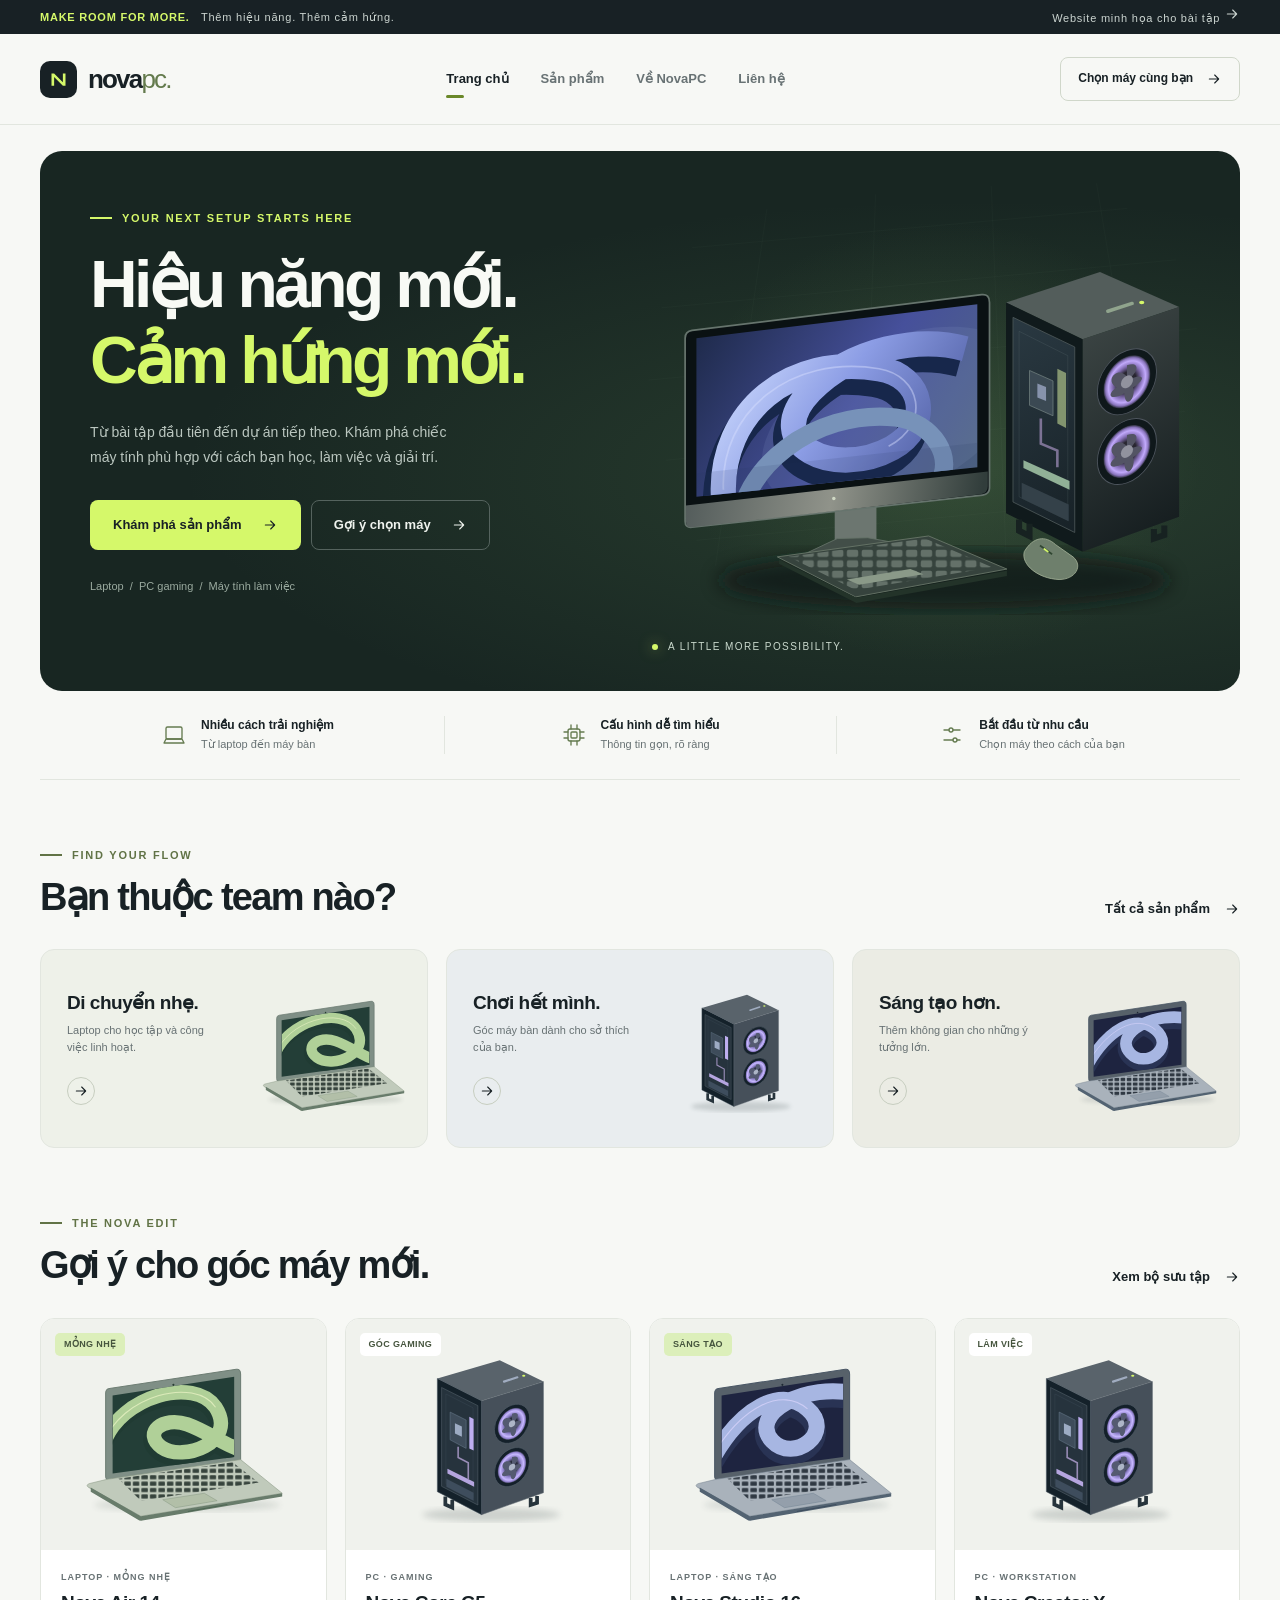
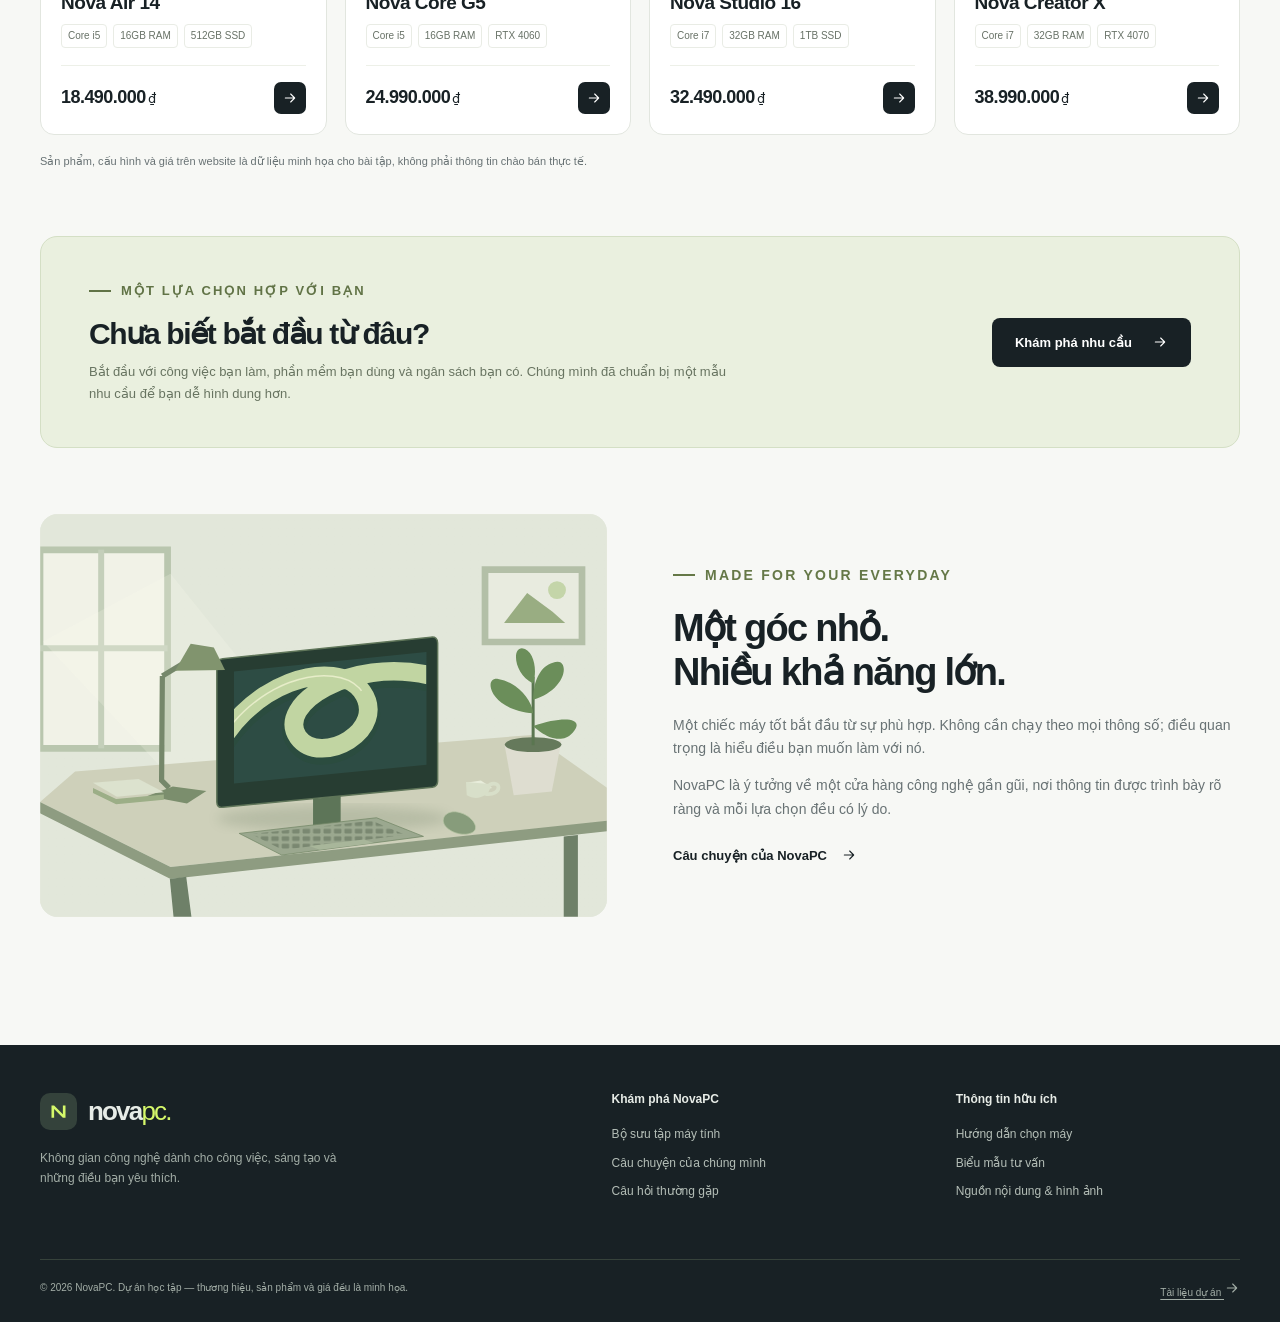
<file: web bán máy tính/index.html>
<!DOCTYPE html>
<html lang="vi">
<head>
  <meta charset="UTF-8">
  <meta name="viewport" content="width=device-width, initial-scale=1.0">
  <meta name="description" content="NovaPC — website minh họa cửa hàng máy tính. Khám phá laptop, PC gaming và góc làm việc phù hợp với bạn.">
  <meta name="theme-color" content="#182125">
  <title>Máy tính cho nguồn cảm hứng mới | NovaPC</title>
  <link rel="icon" type="image/svg+xml" href="images/favicon.svg">
  <link rel="stylesheet" href="css/style.css">
</head>
<body>
  <a class="skip-link" href="#main-content">Chuyển đến nội dung chính</a>
  <div class="announcement">
    <div class="container">
      <span><strong>MAKE ROOM FOR MORE.</strong> &nbsp; Thêm hiệu năng. Thêm cảm hứng.</span>
      <a class="announcement-right" href="about.html#du-an">Website minh họa cho bài tập <svg width="16" height="16" viewBox="0 0 24 24" fill="none" aria-hidden="true"><path d="M5 12h14m-6-6 6 6-6 6" stroke="currentColor" stroke-width="1.6" stroke-linecap="round" stroke-linejoin="round"/></svg></a>
  </div>
  </div>
  <header class="site-header">
    <div class="container header-inner">
      <a class="brand" href="index.html" aria-label="NovaPC — Trang chủ"><span class="brand-mark"><svg width="21" height="21" viewBox="0 0 24 24" fill="none" aria-hidden="true"><path d="M4 19V5h3l10 10V5h3v14h-3L7 9v10Z" fill="#d5f86a"/></svg></span><span class="brand-name">nova<span>pc.</span></span></a>
      <nav class="nav-links" aria-label="Điều hướng chính">
        <a href="index.html" aria-current="page">Trang chủ</a>

        <a href="products.html">Sản phẩm</a>
        <a href="about.html">Về NovaPC</a>
        <a href="contact.html">Liên hệ</a>
      </nav>
      <a class="header-cta" href="contact.html#tu-van">Chọn máy cùng bạn <svg width="16" height="16" viewBox="0 0 24 24" fill="none" aria-hidden="true"><path d="M5 12h14m-6-6 6 6-6 6" stroke="currentColor" stroke-width="1.6" stroke-linecap="round" stroke-linejoin="round"/></svg></a>
    </div>
  </header>
  <main id="main-content">
    <div class="container">
      <section class="hero" aria-labelledby="hero-title">
        <div class="hero-copy">
          <p class="eyebrow">Your next setup starts here</p>
          <h1 id="hero-title">Hiệu năng mới.<br><em>Cảm hứng mới.</em></h1>
          <p class="hero-description">Từ bài tập đầu tiên đến dự án tiếp theo. Khám phá chiếc máy tính phù hợp với cách bạn học, làm việc và giải trí.</p>
          <div class="hero-actions">
            <a class="button" href="products.html">Khám phá sản phẩm <svg width="16" height="16" viewBox="0 0 24 24" fill="none" aria-hidden="true"><path d="M5 12h14m-6-6 6 6-6 6" stroke="currentColor" stroke-width="1.6" stroke-linecap="round" stroke-linejoin="round"/></svg></a>
            <a class="button button-outline" href="products.html#huong-dan">Gợi ý chọn máy <svg width="16" height="16" viewBox="0 0 24 24" fill="none" aria-hidden="true"><path d="M5 12h14m-6-6 6 6-6 6" stroke="currentColor" stroke-width="1.6" stroke-linecap="round" stroke-linejoin="round"/></svg></a>
          </div>
          <p class="hero-footnote">Laptop &nbsp;/&nbsp; PC gaming &nbsp;/&nbsp; Máy tính làm việc</p>
        </div>
        <div class="hero-visual">
          <img src="images/setup.svg" alt="Góc máy tính NovaPC với màn hình đồ họa, thùng máy kính có quạt RGB, bàn phím và chuột" width="760" height="620" fetchpriority="high">
          <span class="visual-label"><span class="status-dot"></span> A LITTLE MORE POSSIBILITY.</span>
        </div>
      </section>
      <div class="feature-strip" aria-label="Cách khám phá sản phẩm">
        <div class="feature-item"><svg class="icon" viewBox="0 0 24 24" fill="none" stroke="currentColor" stroke-width="1.35" stroke-linecap="round" stroke-linejoin="round" aria-hidden="true"><rect x="4" y="4" width="16" height="12" rx="1.5"/><path d="M2 20h20l-2-4H4Z"/></svg><div><strong>Nhiều cách trải nghiệm</strong><span>Từ laptop đến máy bàn</span></div></div>
        <div class="feature-item"><svg class="icon" viewBox="0 0 24 24" fill="none" stroke="currentColor" stroke-width="1.35" stroke-linecap="round" stroke-linejoin="round" aria-hidden="true"><rect x="6" y="6" width="12" height="12" rx="2"/><rect x="9" y="9" width="6" height="6" rx="1"/><path d="M9 2v4m6-4v4M9 18v4m6-4v4M2 9h4m-4 6h4m12-6h4m-4 6h4"/></svg><div><strong>Cấu hình dễ tìm hiểu</strong><span>Thông tin gọn, rõ ràng</span></div></div>
        <div class="feature-item"><svg class="icon" viewBox="0 0 24 24" fill="none" stroke="currentColor" stroke-width="1.35" stroke-linecap="round" stroke-linejoin="round" aria-hidden="true"><path d="M4 7h5m4 0h7M4 17h9m4 0h3"/><circle cx="11" cy="7" r="2"/><circle cx="15" cy="17" r="2"/></svg><div><strong>Bắt đầu từ nhu cầu</strong><span>Chọn máy theo cách của bạn</span></div></div>
      </div>
    </div>

    <section class="container section" aria-labelledby="category-title">
      <div class="section-top">
        <div><p class="eyebrow">Find your flow</p><h2 id="category-title">Bạn thuộc team nào?</h2></div>
        <a class="text-link" href="products.html">Tất cả sản phẩm <svg width="16" height="16" viewBox="0 0 24 24" fill="none" aria-hidden="true"><path d="M5 12h14m-6-6 6 6-6 6" stroke="currentColor" stroke-width="1.6" stroke-linecap="round" stroke-linejoin="round"/></svg></a>
      </div>
      <div class="category-grid">
        <a class="category-card" href="products.html#nova-air-14">
          <div><h3>Di chuyển nhẹ.</h3><p>Laptop cho học tập và công việc linh hoạt.</p><span class="arrow-circle"><svg width="16" height="16" viewBox="0 0 24 24" fill="none" aria-hidden="true"><path d="M5 12h14m-6-6 6 6-6 6" stroke="currentColor" stroke-width="1.6" stroke-linecap="round" stroke-linejoin="round"/></svg></span></div>
          <img src="images/laptop.svg" alt="Laptop mỏng nhẹ với màn hình xanh lá" width="480" height="380" loading="lazy">
        </a>
        <a class="category-card" href="products.html#nova-core-g5">
          <div><h3>Chơi hết mình.</h3><p>Góc máy bàn dành cho sở thích của bạn.</p><span class="arrow-circle"><svg width="16" height="16" viewBox="0 0 24 24" fill="none" aria-hidden="true"><path d="M5 12h14m-6-6 6 6-6 6" stroke="currentColor" stroke-width="1.6" stroke-linecap="round" stroke-linejoin="round"/></svg></span></div>
          <img src="images/desktop.svg" alt="Thùng máy gaming với quạt RGB tím" width="480" height="380" loading="lazy">
        </a>
        <a class="category-card" href="products.html#nova-studio-16">
          <div><h3>Sáng tạo hơn.</h3><p>Thêm không gian cho những ý tưởng lớn.</p><span class="arrow-circle"><svg width="16" height="16" viewBox="0 0 24 24" fill="none" aria-hidden="true"><path d="M5 12h14m-6-6 6 6-6 6" stroke="currentColor" stroke-width="1.6" stroke-linecap="round" stroke-linejoin="round"/></svg></span></div>
          <img src="images/laptop-pro.svg" alt="Laptop sáng tạo với màn hình tím" width="480" height="380" loading="lazy">
        </a>
      </div>
    </section>

    <section class="container section products-section" aria-labelledby="featured-title">
      <div class="section-top">
        <div><p class="eyebrow">The Nova edit</p><h2 id="featured-title">Gợi ý cho góc máy mới.</h2></div>
        <a class="text-link" href="products.html">Xem bộ sưu tập <svg width="16" height="16" viewBox="0 0 24 24" fill="none" aria-hidden="true"><path d="M5 12h14m-6-6 6 6-6 6" stroke="currentColor" stroke-width="1.6" stroke-linecap="round" stroke-linejoin="round"/></svg></a>
      </div>
      <div class="product-grid">
      <article class="product-card" id="nova-air-14" data-category="laptop">
        <a class="product-image" href="contact.html#tu-van" aria-label="Tư vấn về Nova Air 14">
          <span class="badge badge-lime">MỎNG NHẸ</span>
          <img src="images/laptop.svg" alt="Laptop Nova Air màu xanh bạc với màn hình họa tiết xanh lá" width="480" height="380" loading="lazy">
        </a>
        <div class="product-info">
          <p class="product-type">Laptop · Mỏng nhẹ</p>
          <h3>Nova Air 14</h3>
          <div class="product-specs" aria-label="Cấu hình minh họa">
            <span>Core i5</span>
            <span>16GB RAM</span>
            <span>512GB SSD</span>
          </div>
          <div class="product-bottom">
            <span class="price">18.490.000<small>₫</small></span>
            <a class="product-action" href="contact.html#tu-van" aria-label="Tư vấn về Nova Air 14"><svg width="16" height="16" viewBox="0 0 24 24" fill="none" aria-hidden="true"><path d="M5 12h14m-6-6 6 6-6 6" stroke="currentColor" stroke-width="1.6" stroke-linecap="round" stroke-linejoin="round"/></svg></a>
          </div>
        </div>
      </article>
      <article class="product-card" id="nova-core-g5" data-category="gaming">
        <a class="product-image" href="contact.html#tu-van" aria-label="Tư vấn về Nova Core G5">
          <span class="badge">GÓC GAMING</span>
          <img src="images/desktop.svg" alt="Thùng máy Nova Core màu than chì, mặt kính và hai quạt ánh tím" width="480" height="380" loading="lazy">
        </a>
        <div class="product-info">
          <p class="product-type">PC · Gaming</p>
          <h3>Nova Core G5</h3>
          <div class="product-specs" aria-label="Cấu hình minh họa">
            <span>Core i5</span>
            <span>16GB RAM</span>
            <span>RTX 4060</span>
          </div>
          <div class="product-bottom">
            <span class="price">24.990.000<small>₫</small></span>
            <a class="product-action" href="contact.html#tu-van" aria-label="Tư vấn về Nova Core G5"><svg width="16" height="16" viewBox="0 0 24 24" fill="none" aria-hidden="true"><path d="M5 12h14m-6-6 6 6-6 6" stroke="currentColor" stroke-width="1.6" stroke-linecap="round" stroke-linejoin="round"/></svg></a>
          </div>
        </div>
      </article>
      <article class="product-card" id="nova-studio-16" data-category="laptop">
        <a class="product-image" href="contact.html#tu-van" aria-label="Tư vấn về Nova Studio 16">
          <span class="badge badge-lime">SÁNG TẠO</span>
          <img src="images/laptop-pro.svg" alt="Laptop Nova Studio màu xám với màn hình họa tiết tím xanh" width="480" height="380" loading="lazy">
        </a>
        <div class="product-info">
          <p class="product-type">Laptop · Sáng tạo</p>
          <h3>Nova Studio 16</h3>
          <div class="product-specs" aria-label="Cấu hình minh họa">
            <span>Core i7</span>
            <span>32GB RAM</span>
            <span>1TB SSD</span>
          </div>
          <div class="product-bottom">
            <span class="price">32.490.000<small>₫</small></span>
            <a class="product-action" href="contact.html#tu-van" aria-label="Tư vấn về Nova Studio 16"><svg width="16" height="16" viewBox="0 0 24 24" fill="none" aria-hidden="true"><path d="M5 12h14m-6-6 6 6-6 6" stroke="currentColor" stroke-width="1.6" stroke-linecap="round" stroke-linejoin="round"/></svg></a>
          </div>
        </div>
      </article>
      <article class="product-card" id="nova-creator-x" data-category="work">
        <a class="product-image" href="contact.html#tu-van" aria-label="Tư vấn về Nova Creator X">
          <span class="badge">LÀM VIỆC</span>
          <img src="images/desktop.svg" alt="Máy tính để bàn Nova Creator với linh kiện bên trong qua mặt kính" width="480" height="380" loading="lazy">
        </a>
        <div class="product-info">
          <p class="product-type">PC · Workstation</p>
          <h3>Nova Creator X</h3>
          <div class="product-specs" aria-label="Cấu hình minh họa">
            <span>Core i7</span>
            <span>32GB RAM</span>
            <span>RTX 4070</span>
          </div>
          <div class="product-bottom">
            <span class="price">38.990.000<small>₫</small></span>
            <a class="product-action" href="contact.html#tu-van" aria-label="Tư vấn về Nova Creator X"><svg width="16" height="16" viewBox="0 0 24 24" fill="none" aria-hidden="true"><path d="M5 12h14m-6-6 6 6-6 6" stroke="currentColor" stroke-width="1.6" stroke-linecap="round" stroke-linejoin="round"/></svg></a>
          </div>
        </div>
      </article>
      </div>
      <p class="collection-note">Sản phẩm, cấu hình và giá trên website là dữ liệu minh họa cho bài tập, không phải thông tin chào bán thực tế.</p>
    </section>

    <aside class="container advice-banner">
      <div>
        <p class="eyebrow">Một lựa chọn hợp với bạn</p>
        <h2>Chưa biết bắt đầu từ đâu?</h2>
        <p>Bắt đầu với công việc bạn làm, phần mềm bạn dùng và ngân sách bạn có. Chúng mình đã chuẩn bị một mẫu nhu cầu để bạn dễ hình dung hơn.</p>
      </div>
      <a class="button button-dark" href="contact.html#tu-van">Khám phá nhu cầu <svg width="16" height="16" viewBox="0 0 24 24" fill="none" aria-hidden="true"><path d="M5 12h14m-6-6 6 6-6 6" stroke="currentColor" stroke-width="1.6" stroke-linecap="round" stroke-linejoin="round"/></svg></a>
    </aside>

    <section class="container section editorial" aria-labelledby="editorial-title">
      <div class="editorial-image"><img src="images/workspace.svg" alt="Góc làm việc yên tĩnh bên cửa sổ, có máy tính, đèn bàn và cây xanh" width="760" height="540" loading="lazy"></div>
      <div class="editorial-copy">
        <p class="eyebrow">Made for your everyday</p>
        <h2 id="editorial-title">Một góc nhỏ.<br>Nhiều khả năng lớn.</h2>
        <p>Một chiếc máy tốt bắt đầu từ sự phù hợp. Không cần chạy theo mọi thông số; điều quan trọng là hiểu điều bạn muốn làm với nó.</p>
        <p>NovaPC là ý tưởng về một cửa hàng công nghệ gần gũi, nơi thông tin được trình bày rõ ràng và mỗi lựa chọn đều có lý do.</p>
        <a class="text-link" href="about.html">Câu chuyện của NovaPC <svg width="16" height="16" viewBox="0 0 24 24" fill="none" aria-hidden="true"><path d="M5 12h14m-6-6 6 6-6 6" stroke="currentColor" stroke-width="1.6" stroke-linecap="round" stroke-linejoin="round"/></svg></a>
      </div>
    </section>
  </main>
  <footer class="site-footer">
    <div class="container footer-main">
      <div class="footer-intro">
        <a class="brand" href="index.html" aria-label="NovaPC — Trang chủ"><span class="brand-mark"><svg width="21" height="21" viewBox="0 0 24 24" fill="none" aria-hidden="true"><path d="M4 19V5h3l10 10V5h3v14h-3L7 9v10Z" fill="#d5f86a"/></svg></span><span class="brand-name">nova<span>pc.</span></span></a>
        <p>Không gian công nghệ dành cho công việc, sáng tạo và những điều bạn yêu thích.</p>
      </div>
      <div class="footer-column">
        <h2>Khám phá NovaPC</h2>
        <a href="products.html">Bộ sưu tập máy tính</a>
        <a href="about.html">Câu chuyện của chúng mình</a>
        <a href="contact.html#faq">Câu hỏi thường gặp</a>
      </div>
      <div class="footer-column">
        <h2>Thông tin hữu ích</h2>
        <a href="products.html#huong-dan">Hướng dẫn chọn máy</a>
        <a href="contact.html#tu-van">Biểu mẫu tư vấn</a>
        <a href="about.html#nguon">Nguồn nội dung &amp; hình ảnh</a>
      </div>
    </div>
    <div class="container footer-bottom">
      <p>© 2026 NovaPC. Dự án học tập — thương hiệu, sản phẩm và giá đều là minh họa.</p>
      <a href="README.md">Tài liệu dự án <svg width="16" height="16" viewBox="0 0 24 24" fill="none" aria-hidden="true"><path d="M5 12h14m-6-6 6 6-6 6" stroke="currentColor" stroke-width="1.6" stroke-linecap="round" stroke-linejoin="round"/></svg></a>
    </div>
  </footer>
</body>
</html>
</file>
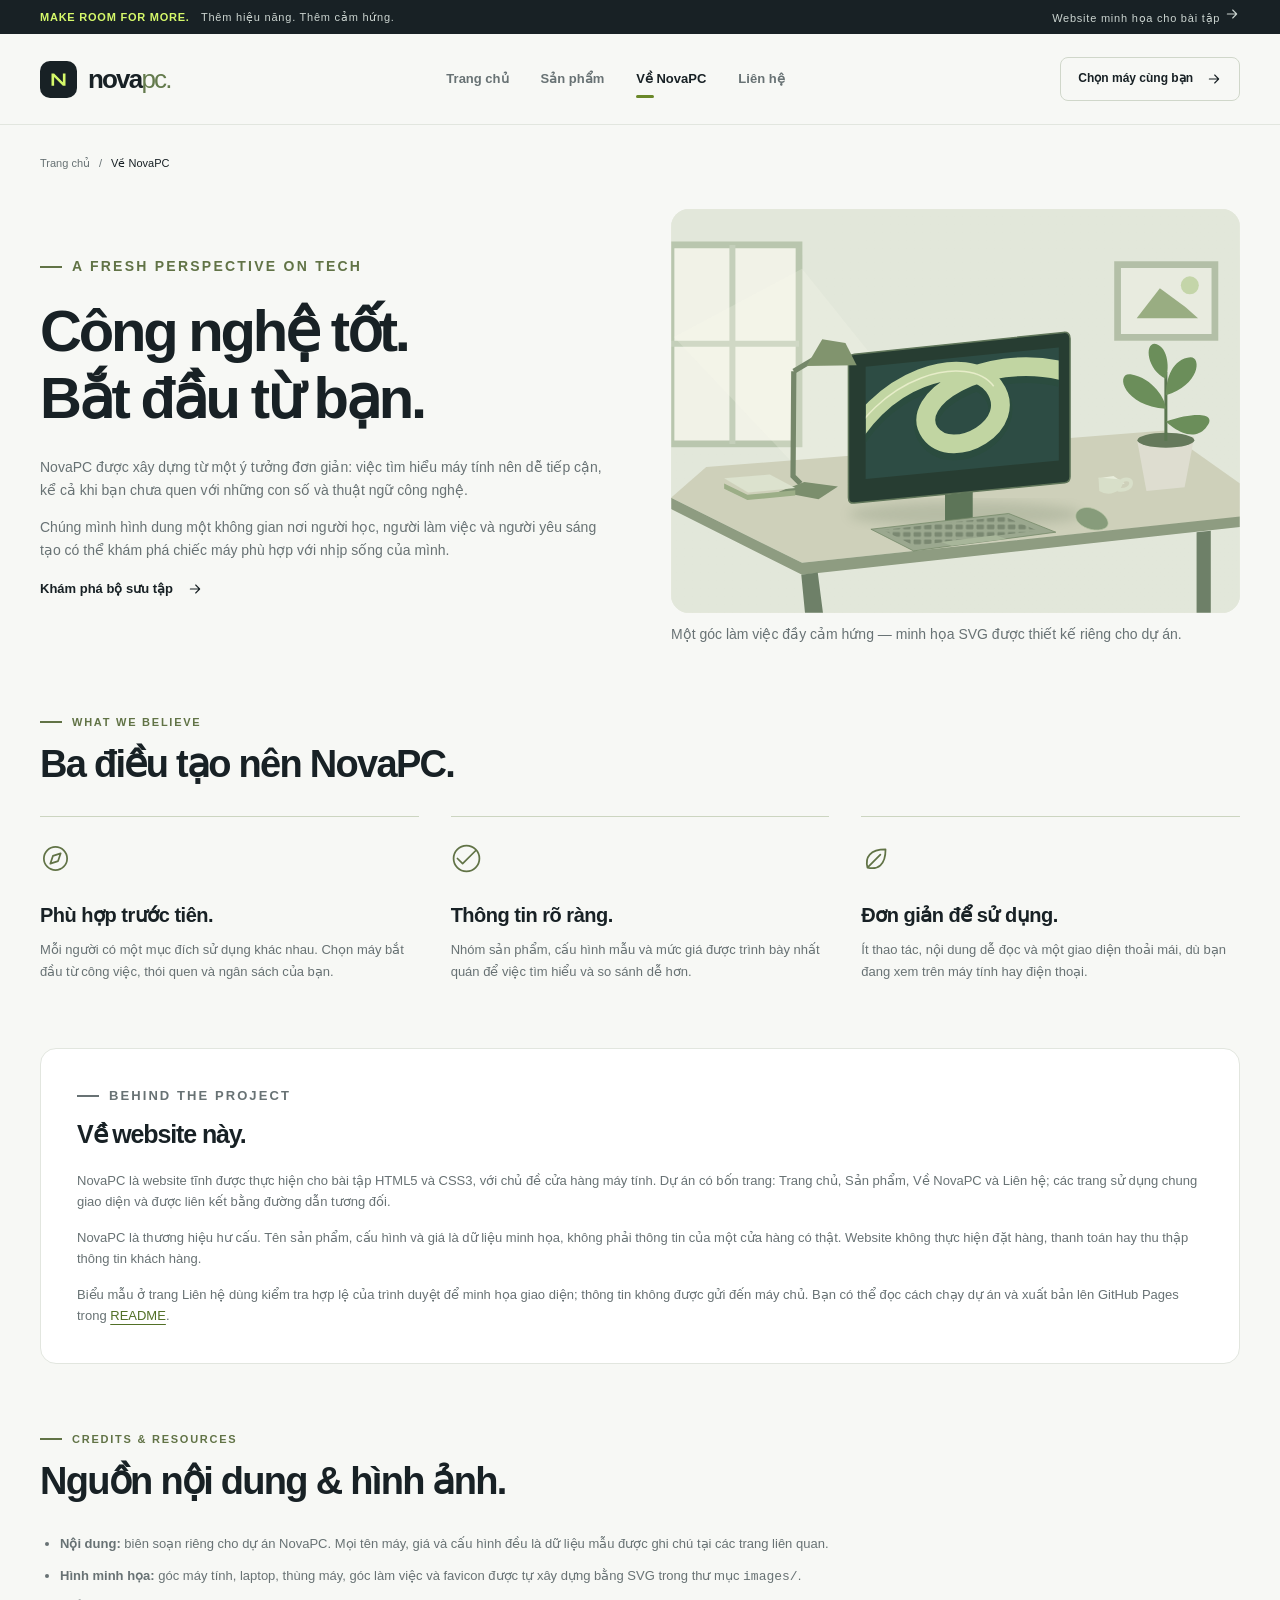
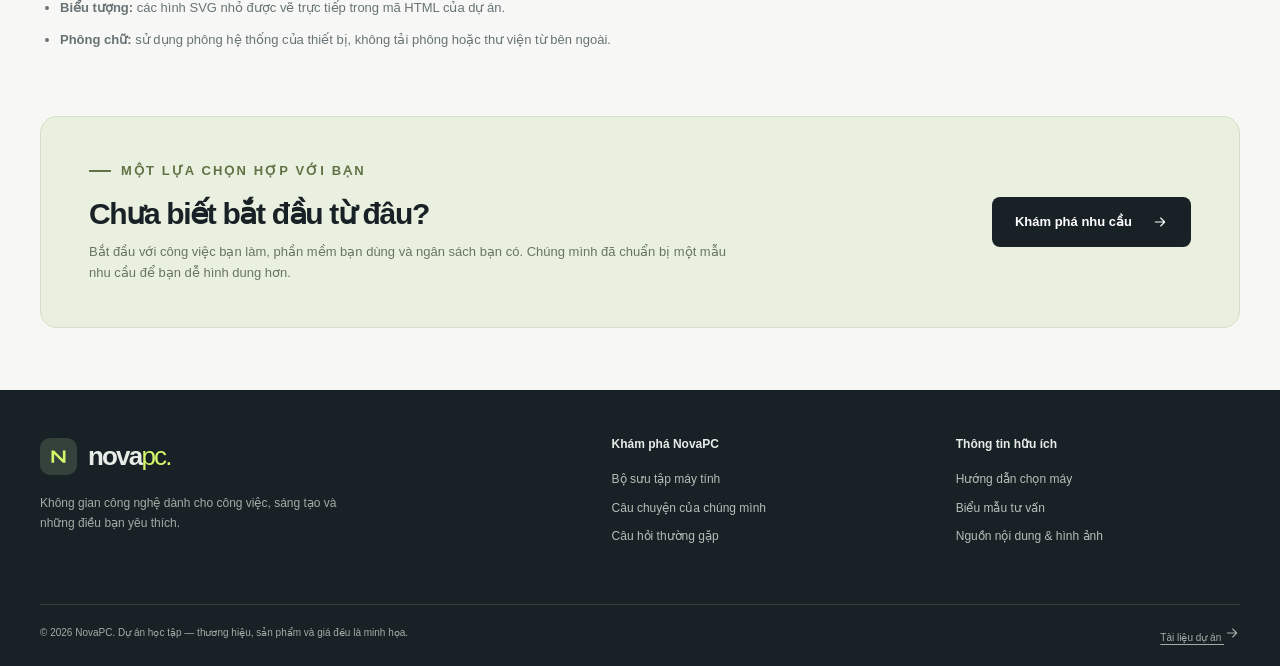
<file: web bán máy tính/about.html>
<!DOCTYPE html>
<html lang="vi">
<head>
  <meta charset="UTF-8">
  <meta name="viewport" content="width=device-width, initial-scale=1.0">
  <meta name="description" content="Tìm hiểu ý tưởng NovaPC, thông tin dự án học tập và nguồn nội dung, hình minh họa SVG của website.">
  <meta name="theme-color" content="#182125">
  <title>Câu chuyện NovaPC | NovaPC</title>
  <link rel="icon" type="image/svg+xml" href="images/favicon.svg">
  <link rel="stylesheet" href="css/style.css">
</head>
<body>
  <a class="skip-link" href="#main-content">Chuyển đến nội dung chính</a>
  <div class="announcement">
    <div class="container">
      <span><strong>MAKE ROOM FOR MORE.</strong> &nbsp; Thêm hiệu năng. Thêm cảm hứng.</span>
      <a class="announcement-right" href="about.html#du-an">Website minh họa cho bài tập <svg width="16" height="16" viewBox="0 0 24 24" fill="none" aria-hidden="true"><path d="M5 12h14m-6-6 6 6-6 6" stroke="currentColor" stroke-width="1.6" stroke-linecap="round" stroke-linejoin="round"/></svg></a>
    </div>
  </div>
  <header class="site-header">
    <div class="container header-inner">
      <a class="brand" href="index.html" aria-label="NovaPC — Trang chủ"><span class="brand-mark"><svg width="21" height="21" viewBox="0 0 24 24" fill="none" aria-hidden="true"><path d="M4 19V5h3l10 10V5h3v14h-3L7 9v10Z" fill="#d5f86a"/></svg></span><span class="brand-name">nova<span>pc.</span></span></a>
      <nav class="nav-links" aria-label="Điều hướng chính">
        <a href="index.html">Trang chủ</a>
        <a href="products.html">Sản phẩm</a>
        <a href="about.html" aria-current="page">Về NovaPC</a>
        <a href="contact.html">Liên hệ</a>
      </nav>
      <a class="header-cta" href="contact.html#tu-van">Chọn máy cùng bạn <svg width="16" height="16" viewBox="0 0 24 24" fill="none" aria-hidden="true"><path d="M5 12h14m-6-6 6 6-6 6" stroke="currentColor" stroke-width="1.6" stroke-linecap="round" stroke-linejoin="round"/></svg></a>
    </div>
  </header>
  <main id="main-content">
    <nav class="container breadcrumb" aria-label="Đường dẫn trang">
      <a href="index.html">Trang chủ</a><span aria-hidden="true">/</span><span aria-current="page">Về NovaPC</span>
    </nav>
    <section class="container story-hero" aria-labelledby="story-title">
      <div>
        <p class="eyebrow">A fresh perspective on tech</p>
        <h1 id="story-title">Công nghệ tốt.<br>Bắt đầu từ bạn.</h1>
        <p>NovaPC được xây dựng từ một ý tưởng đơn giản: việc tìm hiểu máy tính nên dễ tiếp cận, kể cả khi bạn chưa quen với những con số và thuật ngữ công nghệ.</p>
        <p>Chúng mình hình dung một không gian nơi người học, người làm việc và người yêu sáng tạo có thể khám phá chiếc máy phù hợp với nhịp sống của mình.</p>
        <a class="text-link" href="products.html">Khám phá bộ sưu tập <svg width="16" height="16" viewBox="0 0 24 24" fill="none" aria-hidden="true"><path d="M5 12h14m-6-6 6 6-6 6" stroke="currentColor" stroke-width="1.6" stroke-linecap="round" stroke-linejoin="round"/></svg></a>
      </div>
      <div>
        <div class="story-picture"><img src="images/workspace.svg" alt="Góc làm việc NovaPC với cửa sổ, máy tính, cây xanh và ánh sáng dịu" width="760" height="540"></div>
        <p class="story-caption">Một góc làm việc đầy cảm hứng — minh họa SVG được thiết kế riêng cho dự án.</p>
      </div>
    </section>

    <section class="container section" aria-labelledby="values-title">
      <div class="section-top"><div><p class="eyebrow">What we believe</p><h2 id="values-title">Ba điều tạo nên NovaPC.</h2></div></div>
      <div class="values-grid">
        <article class="value"><svg class="icon" viewBox="0 0 24 24" fill="none" stroke="currentColor" stroke-width="1.35" stroke-linecap="round" stroke-linejoin="round" aria-hidden="true"><circle cx="12" cy="12" r="9"/><path d="m16 8-2 6-6 2 2-6Z"/></svg><h3>Phù hợp trước tiên.</h3><p>Mỗi người có một mục đích sử dụng khác nhau. Chọn máy bắt đầu từ công việc, thói quen và ngân sách của bạn.</p></article>
        <article class="value"><svg class="icon" viewBox="0 0 24 24" fill="none" stroke="currentColor" stroke-width="1.35" stroke-linecap="round" stroke-linejoin="round" aria-hidden="true"><path d="m5 12 4 4L19 6"/><circle cx="12" cy="12" r="10"/></svg><h3>Thông tin rõ ràng.</h3><p>Nhóm sản phẩm, cấu hình mẫu và mức giá được trình bày nhất quán để việc tìm hiểu và so sánh dễ hơn.</p></article>
        <article class="value"><svg class="icon" viewBox="0 0 24 24" fill="none" stroke="currentColor" stroke-width="1.35" stroke-linecap="round" stroke-linejoin="round" aria-hidden="true"><path d="M5 19c-2-8 2-14 14-14 0 12-6 16-14 14Zm0 0L15 9"/></svg><h3>Đơn giản để sử dụng.</h3><p>Ít thao tác, nội dung dễ đọc và một giao diện thoải mái, dù bạn đang xem trên máy tính hay điện thoại.</p></article>
      </div>
    </section>

    <section class="container project-note" id="du-an" aria-labelledby="project-title">
      <p class="eyebrow">Behind the project</p>
      <h2 id="project-title">Về website này.</h2>
      <p>NovaPC là website tĩnh được thực hiện cho bài tập HTML5 và CSS3, với chủ đề cửa hàng máy tính. Dự án có bốn trang: Trang chủ, Sản phẩm, Về NovaPC và Liên hệ; các trang sử dụng chung giao diện và được liên kết bằng đường dẫn tương đối.</p>
      <p>NovaPC là thương hiệu hư cấu. Tên sản phẩm, cấu hình và giá là dữ liệu minh họa, không phải thông tin của một cửa hàng có thật. Website không thực hiện đặt hàng, thanh toán hay thu thập thông tin khách hàng.</p>
      <p>Biểu mẫu ở trang Liên hệ dùng kiểm tra hợp lệ của trình duyệt để minh họa giao diện; thông tin không được gửi đến máy chủ. Bạn có thể đọc cách chạy dự án và xuất bản lên GitHub Pages trong <a href="README.md">README</a>.</p>
    </section>

    <section class="container section" id="nguon" aria-labelledby="source-title">
      <div class="section-top"><div><p class="eyebrow">Credits &amp; resources</p><h2 id="source-title">Nguồn nội dung &amp; hình ảnh.</h2></div></div>
      <ul class="source-list">
        <li><strong>Nội dung:</strong> biên soạn riêng cho dự án NovaPC. Mọi tên máy, giá và cấu hình đều là dữ liệu mẫu được ghi chú tại các trang liên quan.</li>
        <li><strong>Hình minh họa:</strong> góc máy tính, laptop, thùng máy, góc làm việc và favicon được tự xây dựng bằng SVG trong thư mục <code>images/</code>.</li>
        <li><strong>Biểu tượng:</strong> các hình SVG nhỏ được vẽ trực tiếp trong mã HTML của dự án.</li>
        <li><strong>Phông chữ:</strong> sử dụng phông hệ thống của thiết bị, không tải phông hoặc thư viện từ bên ngoài.</li>
      </ul>
    </section>
    <aside class="container advice-banner">
      <div>
        <p class="eyebrow">Một lựa chọn hợp với bạn</p>
        <h2>Chưa biết bắt đầu từ đâu?</h2>
        <p>Bắt đầu với công việc bạn làm, phần mềm bạn dùng và ngân sách bạn có. Chúng mình đã chuẩn bị một mẫu nhu cầu để bạn dễ hình dung hơn.</p>
      </div>
      <a class="button button-dark" href="contact.html#tu-van">Khám phá nhu cầu <svg width="16" height="16" viewBox="0 0 24 24" fill="none" aria-hidden="true"><path d="M5 12h14m-6-6 6 6-6 6" stroke="currentColor" stroke-width="1.6" stroke-linecap="round" stroke-linejoin="round"/></svg></a>
    </aside>
  </main>
  <footer class="site-footer">
    <div class="container footer-main">
      <div class="footer-intro">
        <a class="brand" href="index.html" aria-label="NovaPC — Trang chủ"><span class="brand-mark"><svg width="21" height="21" viewBox="0 0 24 24" fill="none" aria-hidden="true"><path d="M4 19V5h3l10 10V5h3v14h-3L7 9v10Z" fill="#d5f86a"/></svg></span><span class="brand-name">nova<span>pc.</span></span></a>
        <p>Không gian công nghệ dành cho công việc, sáng tạo và những điều bạn yêu thích.</p>
      </div>
      <div class="footer-column">
        <h2>Khám phá NovaPC</h2>
        <a href="products.html">Bộ sưu tập máy tính</a>
        <a href="about.html">Câu chuyện của chúng mình</a>
        <a href="contact.html#faq">Câu hỏi thường gặp</a>
      </div>
      <div class="footer-column">
        <h2>Thông tin hữu ích</h2>
        <a href="products.html#huong-dan">Hướng dẫn chọn máy</a>
        <a href="contact.html#tu-van">Biểu mẫu tư vấn</a>
        <a href="about.html#nguon">Nguồn nội dung &amp; hình ảnh</a>
      </div>
    </div>
    <div class="container footer-bottom">
      <p>© 2026 NovaPC. Dự án học tập — thương hiệu, sản phẩm và giá đều là minh họa.</p>
      <a href="README.md">Tài liệu dự án <svg width="16" height="16" viewBox="0 0 24 24" fill="none" aria-hidden="true"><path d="M5 12h14m-6-6 6 6-6 6" stroke="currentColor" stroke-width="1.6" stroke-linecap="round" stroke-linejoin="round"/></svg></a>
    </div>
  </footer>
</body>
</html>
</file>
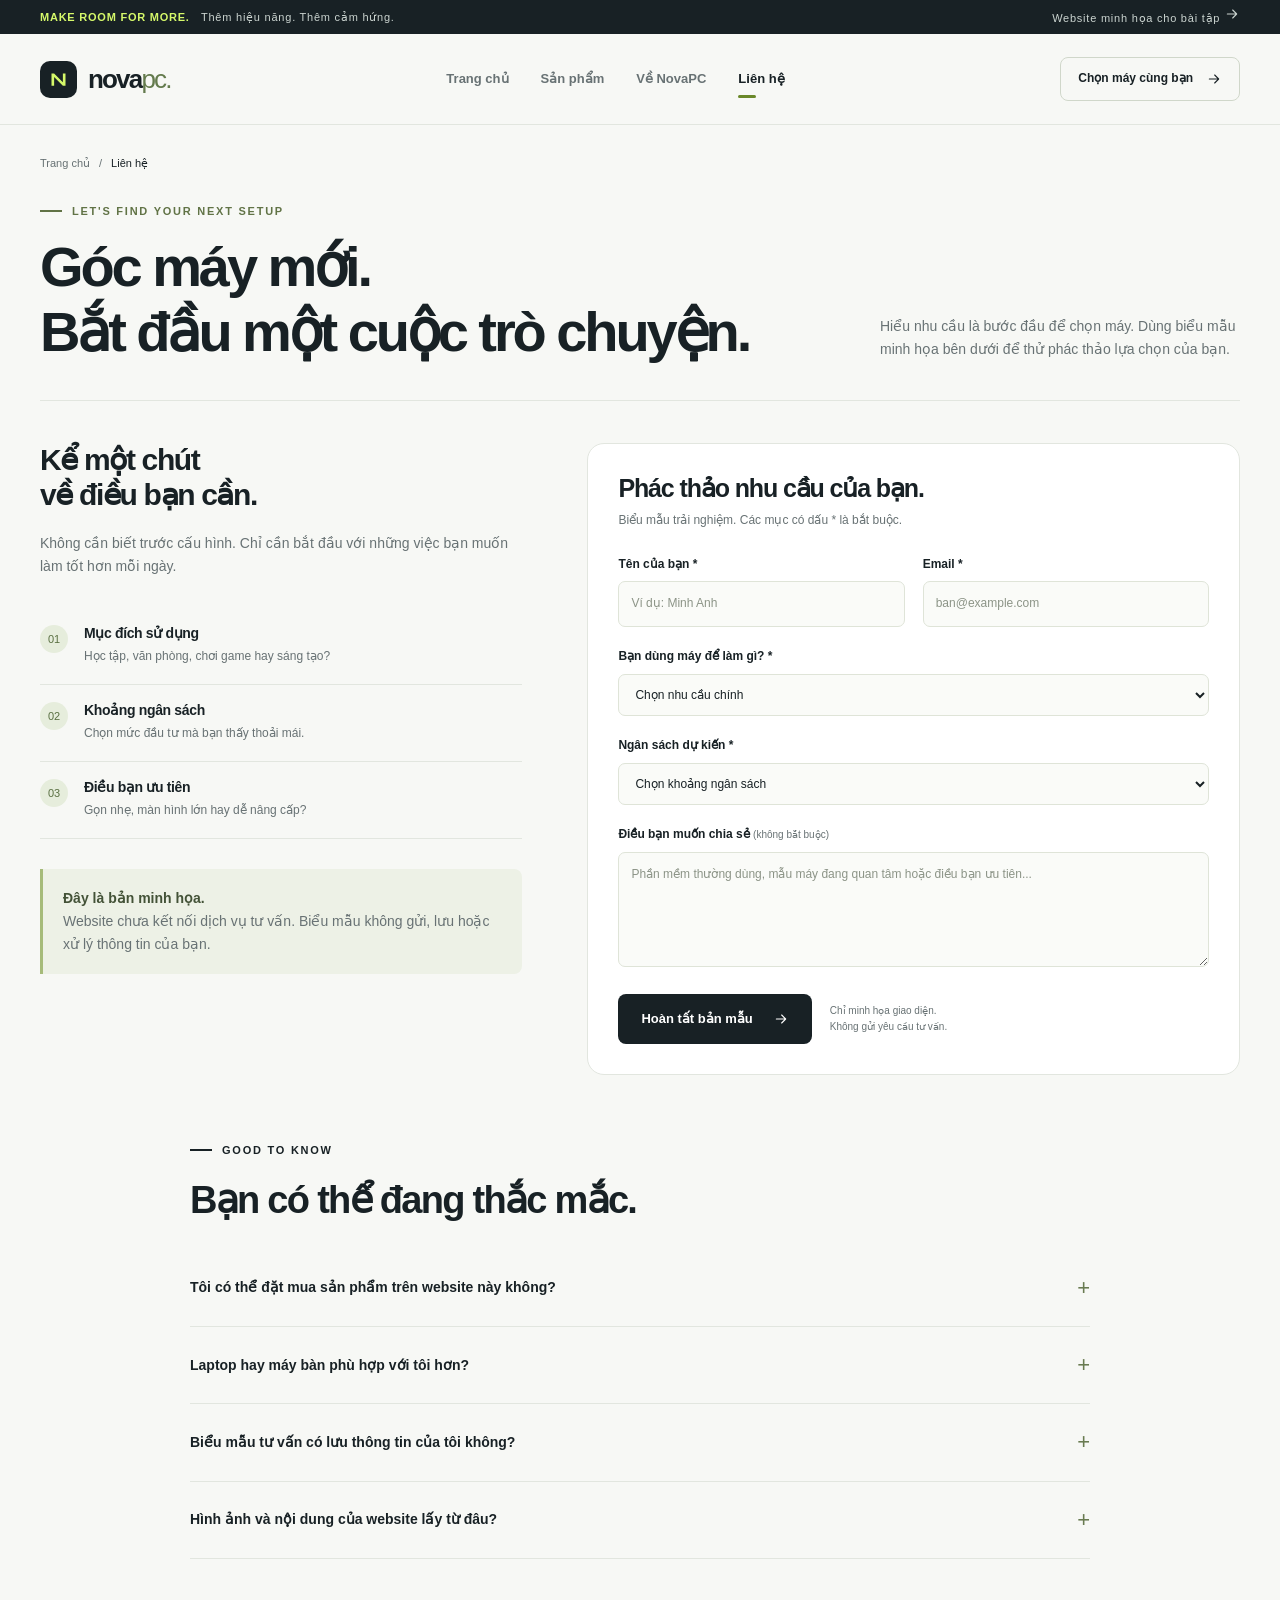
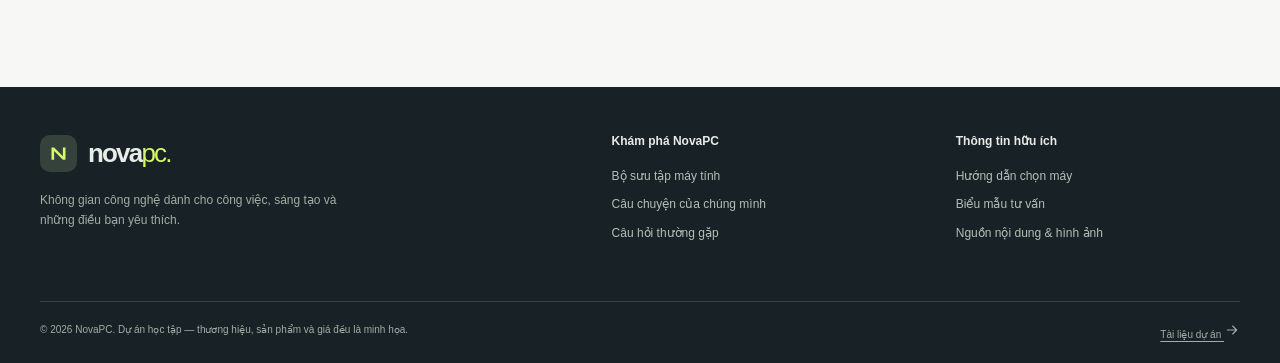
<file: web bán máy tính/contact.html>
<!DOCTYPE html>
<html lang="vi">
<head>
  <meta charset="UTF-8">
  <meta name="viewport" content="width=device-width, initial-scale=1.0">
  <meta name="description" content="Trải nghiệm biểu mẫu tư vấn minh họa của NovaPC và đọc câu hỏi thường gặp về website và lựa chọn máy tính.">
  <meta name="theme-color" content="#182125">
  <title>Liên hệ & tư vấn | NovaPC</title>
  <link rel="icon" type="image/svg+xml" href="images/favicon.svg">
  <link rel="stylesheet" href="css/style.css">
</head>
<body>
  <a class="skip-link" href="#main-content">Chuyển đến nội dung chính</a>
  <div class="announcement">
    <div class="container">
      <span><strong>MAKE ROOM FOR MORE.</strong> &nbsp; Thêm hiệu năng. Thêm cảm hứng.</span>
      <a class="announcement-right" href="about.html#du-an">Website minh họa cho bài tập <svg width="16" height="16" viewBox="0 0 24 24" fill="none" aria-hidden="true"><path d="M5 12h14m-6-6 6 6-6 6" stroke="currentColor" stroke-width="1.6" stroke-linecap="round" stroke-linejoin="round"/></svg></a>
    </div>
  </div>
  <header class="site-header">
    <div class="container header-inner">
      <a class="brand" href="index.html" aria-label="NovaPC — Trang chủ"><span class="brand-mark"><svg width="21" height="21" viewBox="0 0 24 24" fill="none" aria-hidden="true"><path d="M4 19V5h3l10 10V5h3v14h-3L7 9v10Z" fill="#d5f86a"/></svg></span><span class="brand-name">nova<span>pc.</span></span></a>
      <nav class="nav-links" aria-label="Điều hướng chính">
        <a href="index.html">Trang chủ</a>
        <a href="products.html">Sản phẩm</a>
        <a href="about.html">Về NovaPC</a>
        <a href="contact.html" aria-current="page">Liên hệ</a>
      </nav>
      <a class="header-cta" href="contact.html#tu-van">Chọn máy cùng bạn <svg width="16" height="16" viewBox="0 0 24 24" fill="none" aria-hidden="true"><path d="M5 12h14m-6-6 6 6-6 6" stroke="currentColor" stroke-width="1.6" stroke-linecap="round" stroke-linejoin="round"/></svg></a>
    </div>
  </header>
  <main id="main-content">
    <nav class="container breadcrumb" aria-label="Đường dẫn trang">
      <a href="index.html">Trang chủ</a><span aria-hidden="true">/</span><span aria-current="page">Liên hệ</span>
    </nav>
    <div class="container page-intro">
      <div><p class="eyebrow">Let's find your next setup</p><h1>Góc máy mới.<br>Bắt đầu một cuộc trò chuyện.</h1></div>
      <p>Hiểu nhu cầu là bước đầu để chọn máy. Dùng biểu mẫu minh họa bên dưới để thử phác thảo lựa chọn của bạn.</p>
    </div>

    <div class="container contact-layout" id="tu-van">
      <section class="contact-summary" aria-labelledby="needs-title">
        <h2 id="needs-title">Kể một chút<br>về điều bạn cần.</h2>
        <p>Không cần biết trước cấu hình. Chỉ cần bắt đầu với những việc bạn muốn làm tốt hơn mỗi ngày.</p>
        <ol class="contact-steps">
          <li><span>01</span><div><h3>Mục đích sử dụng</h3><p>Học tập, văn phòng, chơi game hay sáng tạo?</p></div></li>
          <li><span>02</span><div><h3>Khoảng ngân sách</h3><p>Chọn mức đầu tư mà bạn thấy thoải mái.</p></div></li>
          <li><span>03</span><div><h3>Điều bạn ưu tiên</h3><p>Gọn nhẹ, màn hình lớn hay dễ nâng cấp?</p></div></li>
        </ol>
        <p class="demo-notice"><strong>Đây là bản minh họa.</strong><br>Website chưa kết nối dịch vụ tư vấn. Biểu mẫu không gửi, lưu hoặc xử lý thông tin của bạn.</p>
      </section>

      <div>
        <section class="form-result" id="ban-nhap" aria-labelledby="result-title">
          <h2 id="result-title">Đã hoàn thành biểu mẫu mẫu.</h2>
          <p>Trình duyệt đã kiểm tra các trường bắt buộc. Đây là thao tác minh họa; thông tin không được gửi hoặc lưu lại và chưa có yêu cầu tư vấn nào được tạo.</p>
          <a class="text-link" href="contact.html#tu-van">Thử lại biểu mẫu <svg width="16" height="16" viewBox="0 0 24 24" fill="none" aria-hidden="true"><path d="M5 12h14m-6-6 6 6-6 6" stroke="currentColor" stroke-width="1.6" stroke-linecap="round" stroke-linejoin="round"/></svg></a>
        </section>
        <!-- Inputs intentionally have no name attribute, so personal data is not serialized in the URL. -->
        <form class="consult-form" action="contact.html#ban-nhap" method="get">
          <h2>Phác thảo nhu cầu của bạn.</h2>
          <p class="form-intro">Biểu mẫu trải nghiệm. Các mục có dấu * là bắt buộc.</p>
          <div class="form-row">
            <div class="field"><label for="full-name">Tên của bạn *</label><input type="text" id="full-name" placeholder="Ví dụ: Minh Anh" autocomplete="name" maxlength="80" required></div>
            <div class="field"><label for="email">Email *</label><input type="email" id="email" placeholder="ban@example.com" autocomplete="email" maxlength="120" required></div>
          </div>
          <div class="field">
            <label for="purpose">Bạn dùng máy để làm gì? *</label>
            <select id="purpose" required>
              <option value="">Chọn nhu cầu chính</option>
              <option value="study">Học tập &amp; văn phòng</option>
              <option value="gaming">Chơi game &amp; giải trí</option>
              <option value="creative">Thiết kế &amp; sáng tạo nội dung</option>
              <option value="programming">Lập trình &amp; làm việc chuyên môn</option>
            </select>
          </div>
          <div class="field">
            <label for="budget">Ngân sách dự kiến *</label>
            <select id="budget" required>
              <option value="">Chọn khoảng ngân sách</option>
              <option value="under-15">Dưới 15 triệu đồng</option>
              <option value="15-25">Từ 15 đến 25 triệu đồng</option>
              <option value="25-35">Từ 25 đến 35 triệu đồng</option>
              <option value="over-35">Trên 35 triệu đồng</option>
            </select>
          </div>
          <div class="field"><label for="message">Điều bạn muốn chia sẻ <span>(không bắt buộc)</span></label><textarea id="message" maxlength="1000" placeholder="Phần mềm thường dùng, mẫu máy đang quan tâm hoặc điều bạn ưu tiên..."></textarea></div>
          <div class="form-bottom"><button class="button button-dark" type="submit">Hoàn tất bản mẫu <svg width="16" height="16" viewBox="0 0 24 24" fill="none" aria-hidden="true"><path d="M5 12h14m-6-6 6 6-6 6" stroke="currentColor" stroke-width="1.6" stroke-linecap="round" stroke-linejoin="round"/></svg></button><p>Chỉ minh họa giao diện.<br>Không gửi yêu cầu tư vấn.</p></div>
        </form>
      </div>
    </div>

    <section class="container section" id="faq" aria-labelledby="faq-title">
      <div class="faq">
        <p class="eyebrow">Good to know</p>
        <h2 id="faq-title">Bạn có thể đang thắc mắc.</h2>
        <details><summary>Tôi có thể đặt mua sản phẩm trên website này không?</summary><p>Website là bài tập xây dựng giao diện tĩnh. Sản phẩm, cấu hình và giá chỉ để minh họa; hiện không có chức năng đặt hàng, thanh toán hoặc giao nhận.</p></details>
        <details><summary>Laptop hay máy bàn phù hợp với tôi hơn?</summary><p>Hãy bắt đầu từ việc bạn có cần di chuyển thường xuyên hay không. Sau đó cân nhắc phần mềm, không gian sử dụng và ngân sách. Phần <a href="products.html#huong-dan">hướng dẫn chọn máy</a> có thêm gợi ý để bạn tự xác định nhu cầu.</p></details>
        <details><summary>Biểu mẫu tư vấn có lưu thông tin của tôi không?</summary><p>Không. Biểu mẫu chỉ sử dụng kiểm tra trường bắt buộc và định dạng email của trình duyệt. Các trường không được gửi lên máy chủ, không xuất hiện trên URL và không được lưu vào bộ nhớ của website.</p></details>
        <details><summary>Hình ảnh và nội dung của website lấy từ đâu?</summary><p>Nội dung và các hình minh họa SVG được tạo riêng cho dự án. Bạn có thể xem phần ghi nguồn ở trang <a href="about.html#nguon">Về NovaPC</a> và tài liệu trong <a href="README.md">README</a>.</p></details>
      </div>
    </section>
  </main>
  <footer class="site-footer">
    <div class="container footer-main">
      <div class="footer-intro">
        <a class="brand" href="index.html" aria-label="NovaPC — Trang chủ"><span class="brand-mark"><svg width="21" height="21" viewBox="0 0 24 24" fill="none" aria-hidden="true"><path d="M4 19V5h3l10 10V5h3v14h-3L7 9v10Z" fill="#d5f86a"/></svg></span><span class="brand-name">nova<span>pc.</span></span></a>
        <p>Không gian công nghệ dành cho công việc, sáng tạo và những điều bạn yêu thích.</p>
      </div>
      <div class="footer-column">
        <h2>Khám phá NovaPC</h2>
        <a href="products.html">Bộ sưu tập máy tính</a>
        <a href="about.html">Câu chuyện của chúng mình</a>
        <a href="contact.html#faq">Câu hỏi thường gặp</a>
      </div>
      <div class="footer-column">
        <h2>Thông tin hữu ích</h2>
        <a href="products.html#huong-dan">Hướng dẫn chọn máy</a>
        <a href="contact.html#tu-van">Biểu mẫu tư vấn</a>
        <a href="about.html#nguon">Nguồn nội dung &amp; hình ảnh</a>
      </div>
    </div>
    <div class="container footer-bottom">
      <p>© 2026 NovaPC. Dự án học tập — thương hiệu, sản phẩm và giá đều là minh họa.</p>
      <a href="README.md">Tài liệu dự án <svg width="16" height="16" viewBox="0 0 24 24" fill="none" aria-hidden="true"><path d="M5 12h14m-6-6 6 6-6 6" stroke="currentColor" stroke-width="1.6" stroke-linecap="round" stroke-linejoin="round"/></svg></a>
    </div>
  </footer>
</body>
</html>
</file>
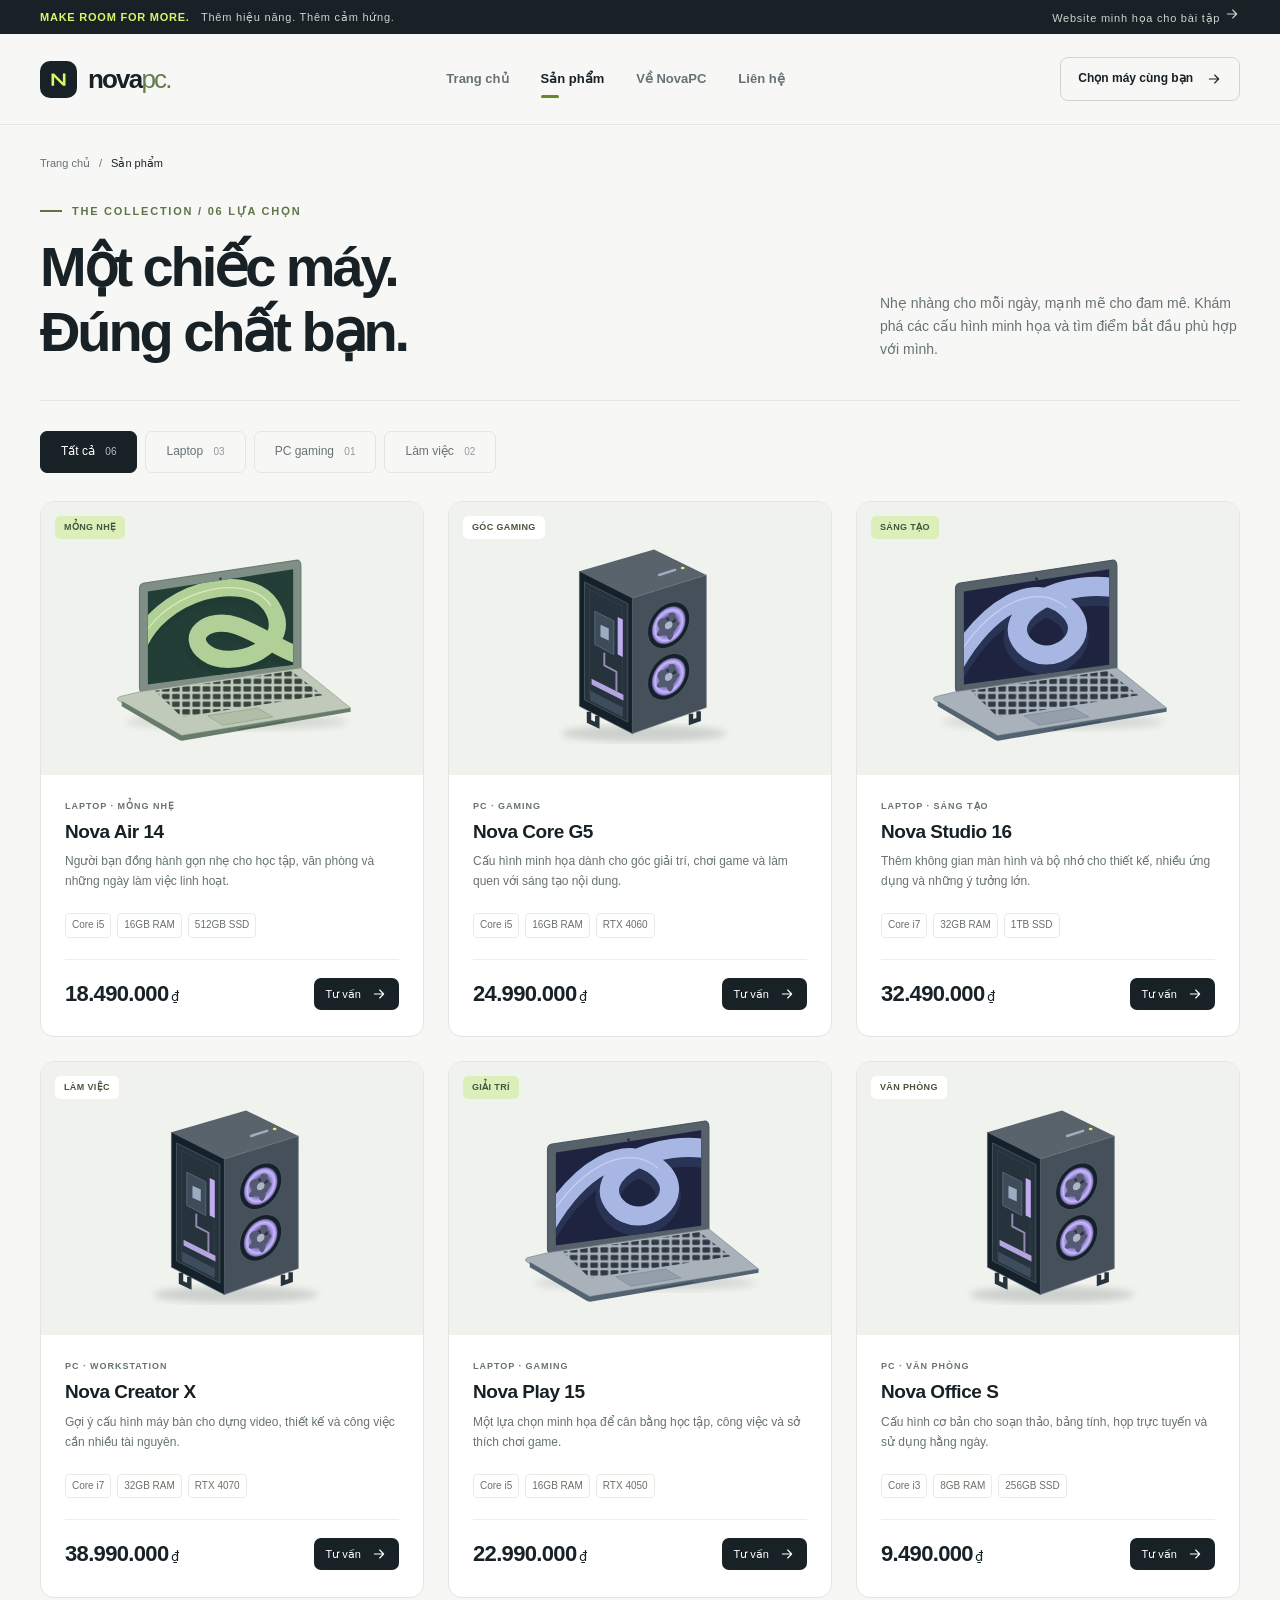
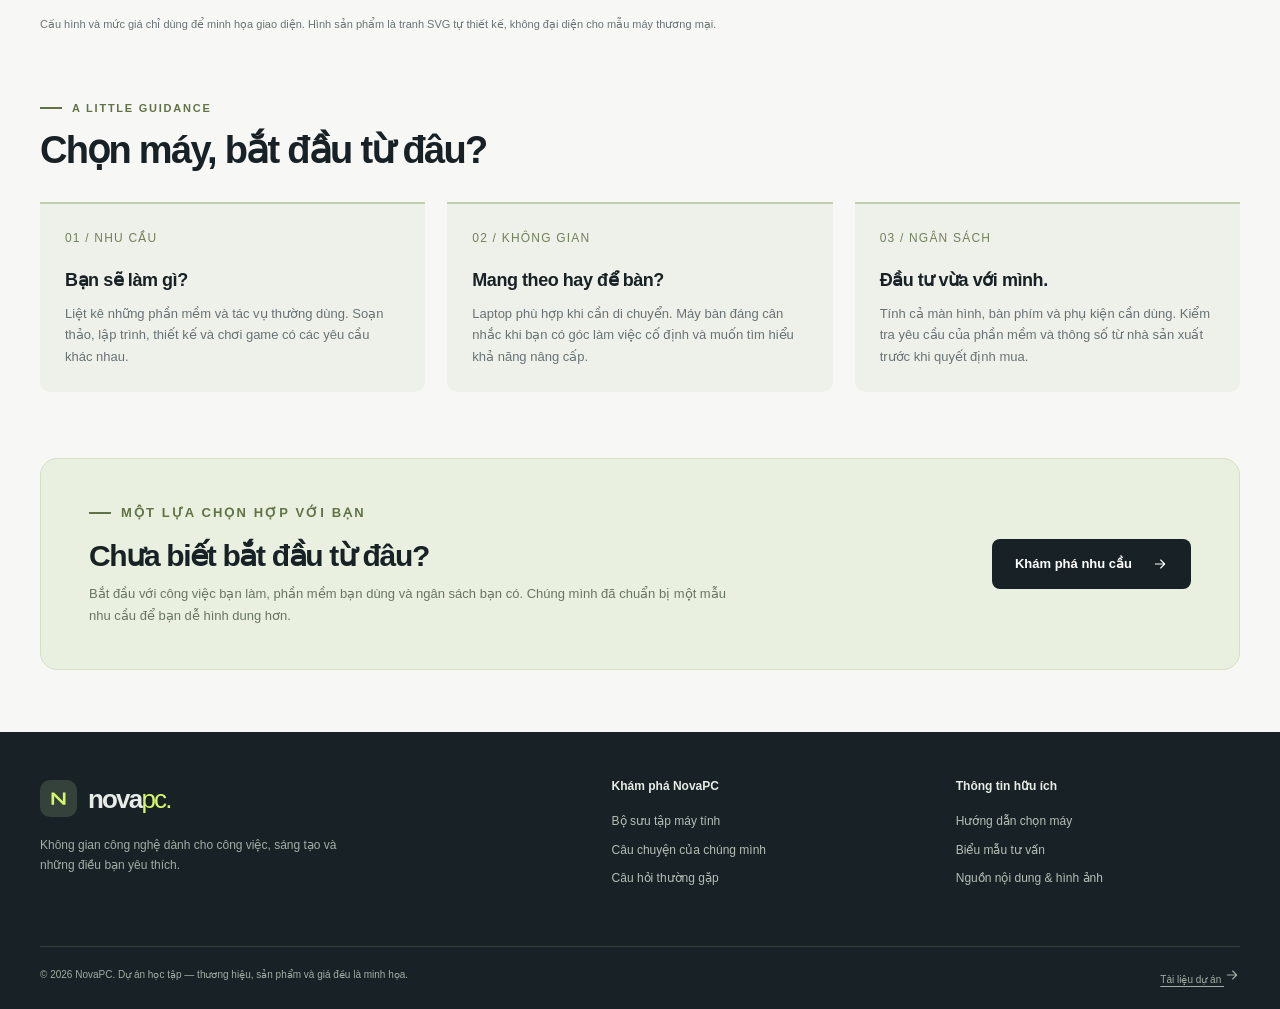
<file: web bán máy tính/products.html>
<!DOCTYPE html>
<html lang="vi">
<head>
  <meta charset="UTF-8">
  <meta name="viewport" content="width=device-width, initial-scale=1.0">
  <meta name="description" content="Khám phá 6 cấu hình máy tính minh họa của NovaPC, lọc theo nhu cầu và tìm hiểu cách chọn laptop hoặc máy bàn.">
  <meta name="theme-color" content="#182125">
  <title>Bộ sưu tập máy tính | NovaPC</title>
  <link rel="icon" type="image/svg+xml" href="images/favicon.svg">
  <link rel="stylesheet" href="css/style.css">
</head>
<body>
  <a class="skip-link" href="#main-content">Chuyển đến nội dung chính</a>
  <div class="announcement">
    <div class="container">
      <span><strong>MAKE ROOM FOR MORE.</strong> &nbsp; Thêm hiệu năng. Thêm cảm hứng.</span>
      <a class="announcement-right" href="about.html#du-an">Website minh họa cho bài tập <svg width="16" height="16" viewBox="0 0 24 24" fill="none" aria-hidden="true"><path d="M5 12h14m-6-6 6 6-6 6" stroke="currentColor" stroke-width="1.6" stroke-linecap="round" stroke-linejoin="round"/></svg></a>
    </div>
  </div>
  <header class="site-header">
    <div class="container header-inner">
      <a class="brand" href="index.html" aria-label="NovaPC — Trang chủ"><span class="brand-mark"><svg width="21" height="21" viewBox="0 0 24 24" fill="none" aria-hidden="true"><path d="M4 19V5h3l10 10V5h3v14h-3L7 9v10Z" fill="#d5f86a"/></svg></span><span class="brand-name">nova<span>pc.</span></span></a>
      <nav class="nav-links" aria-label="Điều hướng chính">
        <a href="index.html">Trang chủ</a>
        <a href="products.html" aria-current="page">Sản phẩm</a>
        <a href="about.html">Về NovaPC</a>
        <a href="contact.html">Liên hệ</a>
      </nav>
      <a class="header-cta" href="contact.html#tu-van">Chọn máy cùng bạn <svg width="16" height="16" viewBox="0 0 24 24" fill="none" aria-hidden="true"><path d="M5 12h14m-6-6 6 6-6 6" stroke="currentColor" stroke-width="1.6" stroke-linecap="round" stroke-linejoin="round"/></svg></a>
    </div>
  </header>
  <main id="main-content">
    <nav class="container breadcrumb" aria-label="Đường dẫn trang">
      <a href="index.html">Trang chủ</a><span aria-hidden="true">/</span><span aria-current="page">Sản phẩm</span>
    </nav>
    <div class="container page-intro">
      <div><p class="eyebrow">The collection / 06 lựa chọn</p><h1>Một chiếc máy.<br>Đúng chất bạn.</h1></div>
      <p>Nhẹ nhàng cho mỗi ngày, mạnh mẽ cho đam mê. Khám phá các cấu hình minh họa và tìm điểm bắt đầu phù hợp với mình.</p>
    </div>

    <section class="container catalog" id="bo-suu-tap" aria-label="Bộ sưu tập sản phẩm; dùng các lựa chọn để lọc theo loại máy">
      <!-- Native radio controls and CSS filter the cards; no JavaScript is required. -->
      <input class="filter-input" type="radio" name="category" id="filter-all" checked aria-label="Tất cả 6 sản phẩm">
      <input class="filter-input" type="radio" name="category" id="filter-laptop" aria-label="3 laptop">
      <input class="filter-input" type="radio" name="category" id="filter-gaming" aria-label="1 PC gaming">
      <input class="filter-input" type="radio" name="category" id="filter-work" aria-label="2 máy tính làm việc">
      <div class="filter-bar" role="group" aria-label="Lọc sản phẩm theo loại máy">
        <label for="filter-all">Tất cả <span>06</span></label>
        <label for="filter-laptop">Laptop <span>03</span></label>
        <label for="filter-gaming">PC gaming <span>01</span></label>
        <label for="filter-work">Làm việc <span>02</span></label>
      </div>
      <div class="product-grid">
      <article class="product-card" id="nova-air-14" data-category="laptop">
        <a class="product-image" href="contact.html#tu-van" aria-label="Tư vấn về Nova Air 14">
          <span class="badge badge-lime">MỎNG NHẸ</span>
          <img src="images/laptop.svg" alt="Laptop Nova Air màu xanh bạc với màn hình họa tiết xanh lá" width="480" height="380" loading="lazy">
        </a>
        <div class="product-info">
          <p class="product-type">Laptop · Mỏng nhẹ</p>
          <h3>Nova Air 14</h3>
          <p class="product-description">Người bạn đồng hành gọn nhẹ cho học tập, văn phòng và những ngày làm việc linh hoạt.</p>
          <div class="product-specs" aria-label="Cấu hình minh họa">
            <span>Core i5</span>
            <span>16GB RAM</span>
            <span>512GB SSD</span>
          </div>
          <div class="product-bottom">
            <span class="price">18.490.000<small>₫</small></span>
            <a class="product-action" href="contact.html#tu-van" aria-label="Tư vấn về Nova Air 14"><span>Tư vấn</span><svg width="16" height="16" viewBox="0 0 24 24" fill="none" aria-hidden="true"><path d="M5 12h14m-6-6 6 6-6 6" stroke="currentColor" stroke-width="1.6" stroke-linecap="round" stroke-linejoin="round"/></svg></a>
          </div>
        </div>
      </article>
      <article class="product-card" id="nova-core-g5" data-category="gaming">
        <a class="product-image" href="contact.html#tu-van" aria-label="Tư vấn về Nova Core G5">
          <span class="badge">GÓC GAMING</span>
          <img src="images/desktop.svg" alt="Thùng máy Nova Core màu than chì, mặt kính và hai quạt ánh tím" width="480" height="380" loading="lazy">
        </a>
        <div class="product-info">
          <p class="product-type">PC · Gaming</p>
          <h3>Nova Core G5</h3>
          <p class="product-description">Cấu hình minh họa dành cho góc giải trí, chơi game và làm quen với sáng tạo nội dung.</p>
          <div class="product-specs" aria-label="Cấu hình minh họa">
            <span>Core i5</span>
            <span>16GB RAM</span>
            <span>RTX 4060</span>
          </div>
          <div class="product-bottom">
            <span class="price">24.990.000<small>₫</small></span>
            <a class="product-action" href="contact.html#tu-van" aria-label="Tư vấn về Nova Core G5"><span>Tư vấn</span><svg width="16" height="16" viewBox="0 0 24 24" fill="none" aria-hidden="true"><path d="M5 12h14m-6-6 6 6-6 6" stroke="currentColor" stroke-width="1.6" stroke-linecap="round" stroke-linejoin="round"/></svg></a>
          </div>
        </div>
      </article>
      <article class="product-card" id="nova-studio-16" data-category="laptop">
        <a class="product-image" href="contact.html#tu-van" aria-label="Tư vấn về Nova Studio 16">
          <span class="badge badge-lime">SÁNG TẠO</span>
          <img src="images/laptop-pro.svg" alt="Laptop Nova Studio màu xám với màn hình họa tiết tím xanh" width="480" height="380" loading="lazy">
        </a>
        <div class="product-info">
          <p class="product-type">Laptop · Sáng tạo</p>
          <h3>Nova Studio 16</h3>
          <p class="product-description">Thêm không gian màn hình và bộ nhớ cho thiết kế, nhiều ứng dụng và những ý tưởng lớn.</p>
          <div class="product-specs" aria-label="Cấu hình minh họa">
            <span>Core i7</span>
            <span>32GB RAM</span>
            <span>1TB SSD</span>
          </div>
          <div class="product-bottom">
            <span class="price">32.490.000<small>₫</small></span>
            <a class="product-action" href="contact.html#tu-van" aria-label="Tư vấn về Nova Studio 16"><span>Tư vấn</span><svg width="16" height="16" viewBox="0 0 24 24" fill="none" aria-hidden="true"><path d="M5 12h14m-6-6 6 6-6 6" stroke="currentColor" stroke-width="1.6" stroke-linecap="round" stroke-linejoin="round"/></svg></a>
          </div>
        </div>
      </article>
      <article class="product-card" id="nova-creator-x" data-category="work">
        <a class="product-image" href="contact.html#tu-van" aria-label="Tư vấn về Nova Creator X">
          <span class="badge">LÀM VIỆC</span>
          <img src="images/desktop.svg" alt="Máy tính để bàn Nova Creator với linh kiện bên trong qua mặt kính" width="480" height="380" loading="lazy">
        </a>
        <div class="product-info">
          <p class="product-type">PC · Workstation</p>
          <h3>Nova Creator X</h3>
          <p class="product-description">Gợi ý cấu hình máy bàn cho dựng video, thiết kế và công việc cần nhiều tài nguyên.</p>
          <div class="product-specs" aria-label="Cấu hình minh họa">
            <span>Core i7</span>
            <span>32GB RAM</span>
            <span>RTX 4070</span>
          </div>
          <div class="product-bottom">
            <span class="price">38.990.000<small>₫</small></span>
            <a class="product-action" href="contact.html#tu-van" aria-label="Tư vấn về Nova Creator X"><span>Tư vấn</span><svg width="16" height="16" viewBox="0 0 24 24" fill="none" aria-hidden="true"><path d="M5 12h14m-6-6 6 6-6 6" stroke="currentColor" stroke-width="1.6" stroke-linecap="round" stroke-linejoin="round"/></svg></a>
          </div>
        </div>
      </article>
      <article class="product-card" id="nova-play-15" data-category="laptop">
        <a class="product-image" href="contact.html#tu-van" aria-label="Tư vấn về Nova Play 15">
          <span class="badge badge-lime">GIẢI TRÍ</span>
          <img src="images/laptop-pro.svg" alt="Laptop Nova Play màu xám đậm với màn hình đồ họa tím" width="480" height="380" loading="lazy">
        </a>
        <div class="product-info">
          <p class="product-type">Laptop · Gaming</p>
          <h3>Nova Play 15</h3>
          <p class="product-description">Một lựa chọn minh họa để cân bằng học tập, công việc và sở thích chơi game.</p>
          <div class="product-specs" aria-label="Cấu hình minh họa">
            <span>Core i5</span>
            <span>16GB RAM</span>
            <span>RTX 4050</span>
          </div>
          <div class="product-bottom">
            <span class="price">22.990.000<small>₫</small></span>
            <a class="product-action" href="contact.html#tu-van" aria-label="Tư vấn về Nova Play 15"><span>Tư vấn</span><svg width="16" height="16" viewBox="0 0 24 24" fill="none" aria-hidden="true"><path d="M5 12h14m-6-6 6 6-6 6" stroke="currentColor" stroke-width="1.6" stroke-linecap="round" stroke-linejoin="round"/></svg></a>
          </div>
        </div>
      </article>
      <article class="product-card" id="nova-office-s" data-category="work">
        <a class="product-image" href="contact.html#tu-van" aria-label="Tư vấn về Nova Office S">
          <span class="badge">VĂN PHÒNG</span>
          <img src="images/desktop.svg" alt="Máy tính để bàn Nova Office màu xám than cho góc làm việc" width="480" height="380" loading="lazy">
        </a>
        <div class="product-info">
          <p class="product-type">PC · Văn phòng</p>
          <h3>Nova Office S</h3>
          <p class="product-description">Cấu hình cơ bản cho soạn thảo, bảng tính, họp trực tuyến và sử dụng hằng ngày.</p>
          <div class="product-specs" aria-label="Cấu hình minh họa">
            <span>Core i3</span>
            <span>8GB RAM</span>
            <span>256GB SSD</span>
          </div>
          <div class="product-bottom">
            <span class="price">9.490.000<small>₫</small></span>
            <a class="product-action" href="contact.html#tu-van" aria-label="Tư vấn về Nova Office S"><span>Tư vấn</span><svg width="16" height="16" viewBox="0 0 24 24" fill="none" aria-hidden="true"><path d="M5 12h14m-6-6 6 6-6 6" stroke="currentColor" stroke-width="1.6" stroke-linecap="round" stroke-linejoin="round"/></svg></a>
          </div>
        </div>
      </article>
      </div>
      <p class="collection-note">Cấu hình và mức giá chỉ dùng để minh họa giao diện. Hình sản phẩm là tranh SVG tự thiết kế, không đại diện cho mẫu máy thương mại.</p>
    </section>

    <section class="container section" id="huong-dan" aria-labelledby="guide-title">
      <div class="section-top"><div><p class="eyebrow">A little guidance</p><h2 id="guide-title">Chọn máy, bắt đầu từ đâu?</h2></div></div>
      <div class="guide-grid">
        <article class="guide-item"><span class="step-number">01 / NHU CẦU</span><h3>Bạn sẽ làm gì?</h3><p>Liệt kê những phần mềm và tác vụ thường dùng. Soạn thảo, lập trình, thiết kế và chơi game có các yêu cầu khác nhau.</p></article>
        <article class="guide-item"><span class="step-number">02 / KHÔNG GIAN</span><h3>Mang theo hay để bàn?</h3><p>Laptop phù hợp khi cần di chuyển. Máy bàn đáng cân nhắc khi bạn có góc làm việc cố định và muốn tìm hiểu khả năng nâng cấp.</p></article>
        <article class="guide-item"><span class="step-number">03 / NGÂN SÁCH</span><h3>Đầu tư vừa với mình.</h3><p>Tính cả màn hình, bàn phím và phụ kiện cần dùng. Kiểm tra yêu cầu của phần mềm và thông số từ nhà sản xuất trước khi quyết định mua.</p></article>
      </div>
    </section>
    <aside class="container advice-banner">
      <div>
        <p class="eyebrow">Một lựa chọn hợp với bạn</p>
        <h2>Chưa biết bắt đầu từ đâu?</h2>
        <p>Bắt đầu với công việc bạn làm, phần mềm bạn dùng và ngân sách bạn có. Chúng mình đã chuẩn bị một mẫu nhu cầu để bạn dễ hình dung hơn.</p>
      </div>
      <a class="button button-dark" href="contact.html#tu-van">Khám phá nhu cầu <svg width="16" height="16" viewBox="0 0 24 24" fill="none" aria-hidden="true"><path d="M5 12h14m-6-6 6 6-6 6" stroke="currentColor" stroke-width="1.6" stroke-linecap="round" stroke-linejoin="round"/></svg></a>
    </aside>
  </main>
  <footer class="site-footer">
    <div class="container footer-main">
      <div class="footer-intro">
        <a class="brand" href="index.html" aria-label="NovaPC — Trang chủ"><span class="brand-mark"><svg width="21" height="21" viewBox="0 0 24 24" fill="none" aria-hidden="true"><path d="M4 19V5h3l10 10V5h3v14h-3L7 9v10Z" fill="#d5f86a"/></svg></span><span class="brand-name">nova<span>pc.</span></span></a>
        <p>Không gian công nghệ dành cho công việc, sáng tạo và những điều bạn yêu thích.</p>
      </div>
      <div class="footer-column">
        <h2>Khám phá NovaPC</h2>
        <a href="products.html">Bộ sưu tập máy tính</a>
        <a href="about.html">Câu chuyện của chúng mình</a>
        <a href="contact.html#faq">Câu hỏi thường gặp</a>
      </div>
      <div class="footer-column">
        <h2>Thông tin hữu ích</h2>
        <a href="products.html#huong-dan">Hướng dẫn chọn máy</a>
        <a href="contact.html#tu-van">Biểu mẫu tư vấn</a>
        <a href="about.html#nguon">Nguồn nội dung &amp; hình ảnh</a>
      </div>
    </div>
    <div class="container footer-bottom">
      <p>© 2026 NovaPC. Dự án học tập — thương hiệu, sản phẩm và giá đều là minh họa.</p>
      <a href="README.md">Tài liệu dự án <svg width="16" height="16" viewBox="0 0 24 24" fill="none" aria-hidden="true"><path d="M5 12h14m-6-6 6 6-6 6" stroke="currentColor" stroke-width="1.6" stroke-linecap="round" stroke-linejoin="round"/></svg></a>
    </div>
  </footer>
</body>
</html>
</file>
<file: web bán máy tính/css/style.css>
/* NovaPC — shared styles for all four static pages. */
:root {
  --ink: #182125;
  --muted: #687274;
  --paper: #f7f8f5;
  --white: #ffffff;
  --line: #e2e6df;
  --lime: #d5f86a;
  --forest: #183d30;
  --radius: 20px;
  --width: 1200px;
}

* { box-sizing: border-box; }
html { scroll-behavior: smooth; scroll-padding-top: 110px; }
body { margin: 0; color: var(--ink); background: var(--paper); font-family: 'Segoe UI', Arial, sans-serif; font-size: 15px; line-height: 1.65; }
img { display: block; max-width: 100%; height: auto; }
a { color: inherit; text-decoration: none; }
button, input, select, textarea { font: inherit; }
button, summary { cursor: pointer; }
svg { flex-shrink: 0; }
::selection { background: var(--lime); color: var(--ink); }
:focus-visible { outline: 3px solid #537827; outline-offset: 5px; }
.container { width: min(var(--width), calc(100% - 64px)); margin-inline: auto; }
.skip-link { position: fixed; z-index: 100; top: -80px; left: 16px; padding: 12px 20px; background: var(--lime); color: var(--ink); border-radius: 8px; }
.skip-link:focus { top: 16px; }
.announcement { background: var(--ink); color: #cbd4d0; font-size: 11px; letter-spacing: .07em; }
.announcement .container { min-height: 34px; display: flex; justify-content: space-between; align-items: center; gap: 16px; }
.announcement strong { color: var(--lime); font-weight: 600; }
.announcement a:hover { color: var(--lime); }
.site-header { position: sticky; top: 0; z-index: 30; border-bottom: 1px solid var(--line); background: rgba(247, 248, 245, .96); backdrop-filter: blur(16px); }
.header-inner { min-height: 90px; display: flex; justify-content: space-between; align-items: center; gap: 28px; }
.brand { display: inline-flex; align-items: center; gap: 11px; flex-shrink: 0; }
.brand-mark { width: 37px; height: 37px; display: grid; place-items: center; border-radius: 10px; background: var(--ink); }
.brand-name { font-size: 26px; font-weight: 800; letter-spacing: -.07em; line-height: 1; }
.brand-name span { color: #647b4d; font-weight: 500; }
.nav-links { display: flex; align-items: center; gap: 32px; }
.nav-links a { position: relative; padding-block: 8px; font-size: 13px; font-weight: 600; color: var(--muted); }
.nav-links a:hover, .nav-links a[aria-current='page'] { color: var(--ink); }
.nav-links a[aria-current='page']::after { position: absolute; bottom: 0; left: 0; width: 18px; height: 3px; border-radius: 2px; background: #6a8829; content: ''; }
.header-cta { display: inline-flex; align-items: center; gap: 13px; padding: 11px 17px; border: 1px solid #d0d7ca; border-radius: 8px; font-size: 12px; font-weight: 600; }
.header-cta:hover { background: var(--lime); border-color: var(--lime); }
.eyebrow { display: flex; align-items: center; gap: 10px; margin: 0 0 20px; font-size: 11px; font-weight: 700; letter-spacing: .16em; text-transform: uppercase; }
.eyebrow::before { width: 22px; height: 2px; background: currentColor; content: ''; }
h1, h2, h3, p { margin-top: 0; }
h1, h2, h3 { line-height: 1.15; }
h1 { font-size: clamp(40px, 5.3vw, 66px); letter-spacing: -.055em; font-weight: 750; }
h2 { font-size: clamp(28px, 3.2vw, 38px); letter-spacing: -.045em; font-weight: 700; }
h3 { font-size: 20px; letter-spacing: -.025em; font-weight: 650; }
.text-muted { color: var(--muted); }
.button { min-height: 46px; display: inline-flex; align-items: center; justify-content: center; gap: 20px; padding: 13px 22px; border: 1px solid transparent; border-radius: 8px; background: var(--lime); color: var(--ink); font-size: 13px; font-weight: 650; transition: background .2s, transform .2s; }
.button:hover { background: #e3ff91; transform: translateY(-2px); }
.button-dark { background: var(--ink); color: white; }
.button-dark:hover { background: var(--forest); }
.button-outline { border-color: #55635e; background: transparent; color: #eff3ee; }
.button-outline:hover { background: #35463d; }
.text-link { display: inline-flex; align-items: center; gap: 14px; font-size: 13px; font-weight: 650; }
.text-link:hover { color: #527027; }
.hero { position: relative; display: grid; grid-template-columns: .95fr 1.05fr; min-height: 530px; margin-top: 26px; overflow: hidden; border-radius: 22px; background: #182622; color: #f8faf5; }
.hero::before { position: absolute; inset: 0; background: radial-gradient(ellipse at 78% 60%, rgba(105, 155, 95, .20), transparent 60%); pointer-events: none; content: ''; }
.hero-copy { position: relative; z-index: 2; padding: 58px 0 66px 50px; }
.hero .eyebrow { color: var(--lime); }
.hero h1 { margin-bottom: 21px; }
.hero h1 em { color: var(--lime); font-style: normal; }
.hero-description { max-width: 365px; margin-bottom: 30px; color: #bbc7c0; font-size: 14px; line-height: 1.8; }
.hero-actions { display: flex; flex-wrap: wrap; gap: 10px; }
.hero-footnote { margin: 27px 0 0; color: #9aaa9f; font-size: 11px; }
.hero-visual { position: relative; display: flex; align-items: center; min-width: 0; }
.hero-visual img { width: 112%; max-width: none; margin-left: -5%; }
.visual-label { position: absolute; left: 42px; bottom: 35px; display: flex; align-items: center; gap: 10px; color: #cad9cd; font-size: 10px; letter-spacing: .14em; }
.status-dot { width: 6px; height: 6px; border-radius: 50%; background: var(--lime); box-shadow: 0 0 13px #d5f86888; }
.feature-strip { display: grid; grid-template-columns: repeat(3, 1fr); padding: 25px 12px; border-bottom: 1px solid var(--line); }
.feature-item { display: flex; align-items: center; justify-content: center; gap: 15px; }
.feature-item + .feature-item { border-left: 1px solid var(--line); }
.feature-item .icon { width: 24px; height: 24px; color: #657b50; }
.feature-item strong { display: block; font-size: 12px; font-weight: 650; }
.feature-item span { display: block; color: var(--muted); font-size: 11px; }
.section { padding-block: 66px; }
.section-top { display: flex; align-items: flex-end; justify-content: space-between; gap: 24px; margin-bottom: 30px; }
.section-top h2 { margin-bottom: 0; }
.section-top .eyebrow { margin-bottom: 12px; color: #617346; }
.section-intro { max-width: 460px; margin: 12px 0 0; color: var(--muted); font-size: 14px; }
.category-grid { display: grid; grid-template-columns: repeat(3, 1fr); gap: 18px; }
.category-card { display: grid; grid-template-columns: 1.05fr .95fr; align-items: center; min-height: 175px; padding: 25px 0 25px 26px; overflow: hidden; border: 1px solid var(--line); border-radius: 14px; background: #eef1e9; transition: border-color .2s, transform .2s; }
.category-card:nth-child(2) { background: #e9edef; }
.category-card:nth-child(3) { background: #ebece4; }
.category-card:hover { transform: translateY(-4px); border-color: #9dad88; }
.category-card h3 { font-size: 19px; margin-bottom: 8px; }
.category-card p { max-width: 160px; margin-bottom: 22px; font-size: 11px; color: var(--muted); line-height: 1.5; }
.category-card img { width: 185px; max-width: none; margin-left: -16px; }
.category-card .arrow-circle { width: 28px; height: 28px; display: grid; place-items: center; border: 1px solid #c7cec0; border-radius: 50%; }
.products-section { padding-top: 0; }
.product-grid { display: grid; grid-template-columns: repeat(4, 1fr); gap: 18px; }
.product-card { position: relative; overflow: hidden; border: 1px solid var(--line); border-radius: 14px; background: white; transition: border-color .2s, box-shadow .2s; scroll-margin-top: 115px; }
.product-card:hover { border-color: #abb99b; box-shadow: 0 10px 30px #1826220a; }
.product-image { position: relative; display: grid; place-items: center; aspect-ratio: 1.23; background: #f0f2ed; }
.product-image img { width: 90%; }
.badge { position: absolute; top: 14px; left: 14px; z-index: 1; padding: 4px 9px; border-radius: 5px; background: white; color: #46553e; font-size: 9px; font-weight: 700; letter-spacing: .04em; }
.badge-lime { background: #dcefba; }
.product-info { padding: 20px; }
.product-type { margin: 0 0 7px; color: var(--muted); font-size: 9px; font-weight: 600; letter-spacing: .11em; text-transform: uppercase; }
.product-info h3 { margin-bottom: 10px; font-size: 19px; }
.product-specs { display: flex; flex-wrap: wrap; gap: 6px; margin-bottom: 17px; }
.product-specs span { padding: 3px 6px; border: 1px solid #e9ece5; border-radius: 4px; color: #687267; font-size: 10px; }
.product-bottom { display: flex; align-items: center; justify-content: space-between; gap: 8px; border-top: 1px solid #edf0e8; padding-top: 16px; }
.price { font-size: 18px; font-weight: 750; letter-spacing: -.03em; white-space: nowrap; }
.price small { margin-left: 2px; font-size: 13px; font-weight: 500; }
.product-action { display: grid; place-items: center; width: 32px; height: 32px; border-radius: 7px; background: var(--ink); color: white; }
.product-action:hover { background: #527027; }
.collection-note { margin: 17px 0 0; color: var(--muted); font-size: 11px; }
.advice-banner { display: grid; grid-template-columns: 1fr auto; align-items: center; gap: 36px; padding: 43px 48px; border: 1px solid #d4dfc5; border-radius: 17px; background: #eaf0df; }
.advice-banner h2 { margin-bottom: 10px; font-size: 30px; }
.advice-banner p { max-width: 650px; margin: 0; font-size: 13px; color: #687461; }
.advice-banner .eyebrow { color: #617346; margin-bottom: 15px; }
.editorial { display: grid; grid-template-columns: 1fr 1fr; align-items: center; gap: 66px; }
.editorial-image { overflow: hidden; border-radius: 18px; background: #e6eae0; }
.editorial-copy .eyebrow { color: #657847; }
.editorial-copy p { font-size: 14px; color: var(--muted); }
.editorial-copy h2 { margin-bottom: 20px; }
.editorial-copy .text-link { margin-top: 10px; }
.site-footer { margin-top: 62px; background: var(--ink); color: #e7ece7; }
.footer-main { display: grid; grid-template-columns: 1.8fr 1fr 1fr; gap: 60px; padding-block: 48px; }
.site-footer .brand-mark { background: #34423b; }
.site-footer .brand-name span { color: var(--lime); }
.footer-intro p { max-width: 300px; margin: 19px 0 0; font-size: 12px; color: #a2ada6; }
.footer-column h2 { font-size: 12px; letter-spacing: 0; margin-bottom: 18px; font-weight: 650; }
.footer-column a { display: block; width: fit-content; margin-bottom: 9px; font-size: 12px; color: #b4beb7; }
.footer-column a:hover { color: var(--lime); }
.footer-bottom { display: flex; justify-content: space-between; gap: 20px; padding-block: 20px; border-top: 1px solid #36423b; color: #a2ada6; font-size: 10px; }
.footer-bottom p { margin: 0; }
.footer-bottom a { text-decoration: underline; text-underline-offset: 3px; }
.breadcrumb { display: flex; flex-wrap: wrap; gap: 9px; margin-block: 29px 30px; color: var(--muted); font-size: 11px; }
.breadcrumb a:hover { color: #527027; }
.breadcrumb span:last-child { color: var(--ink); }
.page-intro { display: flex; align-items: flex-end; justify-content: space-between; gap: 40px; padding-bottom: 36px; border-bottom: 1px solid var(--line); }
.page-intro h1 { margin-bottom: 0; font-size: clamp(38px, 4.7vw, 56px); }
.page-intro .eyebrow { color: #617346; margin-bottom: 15px; }
.page-intro > p { max-width: 360px; margin-bottom: 3px; font-size: 14px; color: var(--muted); }
.catalog { position: relative; padding-top: 30px; }
.filter-input { position: absolute; width: 1px; height: 1px; padding: 0; overflow: hidden; clip-path: inset(50%); white-space: nowrap; }
.filter-bar { display: flex; flex-wrap: wrap; gap: 8px; margin-bottom: 28px; }
.filter-bar label { padding: 10px 20px; border: 1px solid var(--line); border-radius: 7px; color: var(--muted); font-size: 12px; cursor: pointer; transition: background .2s; }
.filter-bar label:hover { border-color: #a7b692; }
.filter-bar label span { margin-left: 7px; font-size: 10px; opacity: .7; }
#filter-all:checked ~ .filter-bar label[for='filter-all'],
#filter-laptop:checked ~ .filter-bar label[for='filter-laptop'],
#filter-gaming:checked ~ .filter-bar label[for='filter-gaming'],
#filter-work:checked ~ .filter-bar label[for='filter-work'] { background: var(--ink); color: white; border-color: var(--ink); }
#filter-all:focus-visible ~ .filter-bar label[for='filter-all'],
#filter-laptop:focus-visible ~ .filter-bar label[for='filter-laptop'],
#filter-gaming:focus-visible ~ .filter-bar label[for='filter-gaming'],
#filter-work:focus-visible ~ .filter-bar label[for='filter-work'] { outline: 3px solid #537827; outline-offset: 3px; }
#filter-laptop:checked ~ .product-grid .product-card:not([data-category='laptop']),
#filter-gaming:checked ~ .product-grid .product-card:not([data-category='gaming']),
#filter-work:checked ~ .product-grid .product-card:not([data-category='work']) { display: none; }
.catalog .product-grid { grid-template-columns: repeat(3, 1fr); gap: 24px; }
.catalog .product-image { aspect-ratio: 1.4; }
.catalog .product-image img { width: 80%; }
.catalog .product-info { padding: 24px; }
.product-description { min-height: 45px; margin-bottom: 16px; font-size: 12px; color: var(--muted); }
.catalog .product-specs { margin-bottom: 21px; }
.catalog .price { font-size: 22px; }
.catalog .product-action { width: auto; padding: 8px 12px; display: flex; gap: 10px; font-size: 11px; }
.guide-grid { display: grid; grid-template-columns: repeat(3, 1fr); gap: 22px; }
.guide-item { padding: 25px; border-top: 2px solid #c2cfae; background: #eef1e9; border-radius: 0 0 10px 10px; }
.guide-item .step-number { display: block; margin-bottom: 21px; color: #72815c; font-size: 12px; letter-spacing: .1em; }
.guide-item h3 { margin-bottom: 12px; font-size: 18px; }
.guide-item p { margin: 0; color: var(--muted); font-size: 13px; }
.story-hero { display: grid; grid-template-columns: 1fr 1fr; align-items: center; gap: 62px; margin-top: 37px; }
.story-hero h1 { margin-bottom: 24px; font-size: clamp(38px, 4.8vw, 58px); }
.story-hero p { color: var(--muted); font-size: 14px; }
.story-hero .eyebrow { color: #617346; }
.story-picture { overflow: hidden; border-radius: 18px; background: #e7eadf; }
.story-caption { margin: 10px 0 0; color: var(--muted); font-size: 10px; }
.values-grid { display: grid; grid-template-columns: repeat(3, 1fr); gap: 32px; }
.value { padding-top: 26px; border-top: 1px solid #ccd5c0; }
.value .icon { width: 31px; height: 31px; margin-bottom: 22px; color: #617346; }
.value h3 { margin-bottom: 12px; }
.value p { margin: 0; color: var(--muted); font-size: 13px; }
.project-note { padding: 36px; border: 1px solid var(--line); border-radius: 16px; background: white; }
.project-note h2 { font-size: 25px; }
.project-note p { margin-bottom: 14px; color: var(--muted); font-size: 13px; }
.project-note p:last-child { margin-bottom: 0; }
.project-note a { color: #527027; text-decoration: underline; text-underline-offset: 4px; }
.source-list { margin: 16px 0 0; padding-left: 20px; color: var(--muted); font-size: 13px; }
.source-list li + li { margin-top: 10px; }
.contact-layout { display: grid; grid-template-columns: .85fr 1.15fr; gap: 65px; padding-top: 42px; }
.contact-summary h2 { margin-bottom: 20px; font-size: 30px; }
.contact-summary > p { color: var(--muted); font-size: 14px; }
.contact-steps { list-style: none; margin: 30px 0; padding: 0; }
.contact-steps li { display: flex; align-items: flex-start; gap: 16px; padding-block: 17px; border-bottom: 1px solid var(--line); }
.contact-steps li > span { display: grid; place-items: center; width: 28px; height: 28px; flex-shrink: 0; border-radius: 50%; background: #e6eddc; color: #5a7042; font-size: 11px; }
.contact-steps h3 { font-size: 14px; margin-bottom: 6px; }
.contact-steps p { margin: 0; font-size: 12px; color: var(--muted); }
.demo-notice { padding: 18px 20px; border-left: 3px solid #a6bb7a; background: #edf1e6; border-radius: 0 8px 8px 0; color: #68735f; font-size: 12px; }
.demo-notice strong { color: #435237; }
.consult-form { padding: 30px; border: 1px solid var(--line); border-radius: 17px; background: white; }
.consult-form h2 { margin-bottom: 8px; font-size: 25px; }
.form-intro { color: var(--muted); font-size: 12px; margin-bottom: 24px; }
.form-row { display: grid; grid-template-columns: 1fr 1fr; gap: 18px; }
.field { margin-bottom: 20px; }
.field label { display: block; margin-bottom: 7px; font-size: 12px; font-weight: 600; }
.field label span { color: var(--muted); font-size: 10px; font-weight: 400; }
.field input, .field select, .field textarea { width: 100%; padding: 12px; border: 1px solid #dfe4d8; border-radius: 7px; background: #fafbf8; color: var(--ink); font-size: 12px; }
.field input::placeholder, .field textarea::placeholder { color: #8c9487; }
.field textarea { min-height: 115px; resize: vertical; }
.form-bottom { display: flex; align-items: center; gap: 18px; }
.form-bottom p { margin: 0; color: var(--muted); font-size: 10px; }
.form-bottom .button { flex-shrink: 0; }
.form-result { display: none; margin-bottom: 30px; padding: 23px; border: 1px solid #acbd8f; border-radius: 12px; background: #eaf2db; scroll-margin-top: 120px; }
.form-result:target { display: block; }
.form-result h2 { margin-bottom: 8px; font-size: 23px; }
.form-result p { margin-bottom: 10px; color: #4b6040; font-size: 13px; }
.faq { max-width: 900px; margin-inline: auto; }
.faq h2 { margin-bottom: 27px; }
.faq details { border-bottom: 1px solid var(--line); }
.faq summary { display: flex; justify-content: space-between; align-items: center; gap: 20px; padding-block: 20px; list-style: none; font-size: 14px; font-weight: 600; }
.faq summary::-webkit-details-marker { display: none; }
.faq summary::after { content: '+'; color: #697b51; font-size: 22px; font-weight: 400; }
.faq details[open] summary::after { content: '−'; }
.faq details p { max-width: 780px; padding-bottom: 10px; color: var(--muted); font-size: 13px; }
.faq a { text-decoration: underline; text-underline-offset: 3px; }

@media (min-width: 1440px) {
  .hero-copy { padding-left: 58px; }
}
@media (max-width: 1050px) {
  .container { width: calc(100% - 48px); }
  .nav-links { gap: 22px; }
  .hero { min-height: 475px; }
  .hero-copy { padding: 46px 0 46px 34px; }
  .hero h1 { font-size: 50px; }
  .hero-description { max-width: 320px; font-size: 13px; }
  .hero-visual img { width: 122%; margin-left: -14%; }
  .hero-actions .button { padding-inline: 16px; gap: 12px; font-size: 12px; }
  .category-card { padding-left: 20px; }
  .category-card img { width: 150px; }
  .category-card h3 { font-size: 17px; }
  .product-grid { gap: 12px; }
  .product-info { padding: 15px; }
  .price { font-size: 16px; }
  .editorial, .story-hero, .contact-layout { gap: 36px; }
  .catalog .product-info { padding: 18px; }
  .catalog .product-action { font-size: 10px; padding-inline: 9px; }
  .catalog .price { font-size: 19px; }
}
@media (max-width: 800px) {
  .header-inner { flex-wrap: wrap; justify-content: space-between; gap: 0; padding-top: 15px; }
  .header-cta { padding: 8px 12px; font-size: 11px; }
  .nav-links { order: 3; width: 100%; justify-content: center; gap: 36px; padding-block: 10px; }
  .nav-links a { font-size: 12px; }
  .brand-name { font-size: 24px; }
  .brand-mark { width: 33px; height: 33px; }
  .announcement .container { justify-content: center; }
  .announcement .announcement-right { display: none; }
  .hero { grid-template-columns: 1fr 1fr; }
  .hero h1 { font-size: 41px; }
  .hero-copy { padding: 35px 0 35px 27px; }
  .hero-visual img { width: 145%; margin-left: -20%; }
  .hero-description { font-size: 12px; }
  .hero-actions { flex-direction: column; align-items: flex-start; }
  .visual-label { left: 25px; font-size: 8px; }
  .category-grid { gap: 10px; }
  .category-card { display: block; min-height: 250px; padding: 20px; position: relative; }
  .category-card p { margin-bottom: 12px; }
  .category-card img { position: absolute; right: -10px; bottom: 0; width: 150px; }
  .category-card .arrow-circle { position: relative; z-index: 1; }
  .feature-item { gap: 10px; }
  .feature-item strong { font-size: 10px; }
  .feature-item span { font-size: 9px; }
  .product-grid, .catalog .product-grid { grid-template-columns: repeat(2, 1fr); gap: 18px; }
  .product-info { padding: 20px; }
  .price { font-size: 20px; }
  .advice-banner { padding: 32px; gap: 24px; }
  .advice-banner h2 { font-size: 25px; }
  .editorial { gap: 30px; }
  .footer-main { gap: 30px; grid-template-columns: 1.5fr 1fr 1fr; }
  .page-intro { gap: 30px; }
  .page-intro > p { max-width: 280px; font-size: 12px; }
  .story-hero { gap: 28px; }
  .story-hero h1 { font-size: 40px; }
  .values-grid { gap: 25px; }
  .contact-layout { grid-template-columns: 1fr; }
  .contact-summary { display: grid; grid-template-columns: 1fr 1fr; gap: 0 30px; }
  .contact-summary h2 { grid-column: 1; }
  .contact-summary > p { grid-column: 1; }
  .contact-steps { grid-column: 2; grid-row: 1 / 4; margin: 0; }
  .demo-notice { grid-column: 1; }
}
@media (max-width: 600px) {
  html { scroll-padding-top: 140px; }
  .container { width: calc(100% - 36px); }
  .announcement { font-size: 9px; letter-spacing: .02em; }
  .announcement .container { min-height: 29px; }
  .header-inner { min-height: 104px; padding-top: 13px; }
  .nav-links { gap: 0; justify-content: space-between; padding-block: 11px; }
  .nav-links a { font-size: 11px; }
  .header-cta { font-size: 10px; gap: 8px; padding: 7px 10px; }
  .brand-name { font-size: 23px; }
  .hero { grid-template-columns: 1fr; min-height: 0; margin-top: 18px; border-radius: 17px; }
  .hero-copy { padding: 32px 27px 0; }
  .hero .eyebrow { font-size: 9px; margin-bottom: 19px; }
  .hero h1 { font-size: clamp(35px, 9.8vw, 52px); margin-bottom: 18px; }
  .hero-description { max-width: 330px; font-size: 12px; margin-bottom: 23px; }
  .hero-actions { flex-direction: row; gap: 8px; }
  .hero-actions .button { min-height: 42px; padding: 11px 13px; font-size: 10px; gap: 10px; }
  .hero-footnote { font-size: 9px; margin-top: 18px; }
  .hero-visual { margin-top: 5px; }
  .hero-visual img { width: 108%; margin: -12px -4% 0; }
  .visual-label { bottom: 21px; left: 28px; font-size: 8px; }
  .feature-strip { padding: 19px 0; gap: 7px; }
  .feature-item { display: block; text-align: center; }
  .feature-item .icon { width: 21px; height: 21px; margin-inline: auto; margin-bottom: 5px; }
  .feature-item strong { font-size: 9px; }
  .feature-item span { font-size: 8px; }
  .section { padding-block: 43px; }
  .section-top { align-items: flex-start; gap: 18px; margin-bottom: 22px; }
  .section-top .text-link { font-size: 10px; gap: 6px; flex-shrink: 0; margin-top: 30px; }
  .section-top .eyebrow, .eyebrow { font-size: 9px; }
  h2 { font-size: 29px; }
  .category-grid { grid-template-columns: 1fr; gap: 12px; }
  .category-card { display: grid; grid-template-columns: 1fr 1fr; min-height: 150px; padding: 22px; }
  .category-card h3 { font-size: 20px; }
  .category-card p { font-size: 11px; }
  .category-card img { position: static; width: 160px; margin: -10px -20px -15px -5px; }
  .products-section { padding-top: 0; }
  .product-grid, .catalog .product-grid { gap: 12px; }
  .product-card { border-radius: 11px; }
  .product-image { aspect-ratio: 1.05; }
  .badge { top: 10px; left: 10px; font-size: 8px; padding: 3px 6px; }
  .product-info, .catalog .product-info { padding: 13px; }
  .product-info h3 { font-size: 16px; }
  .product-type { font-size: 8px; letter-spacing: .05em; }
  .product-specs { gap: 4px; margin-bottom: 13px; }
  .product-specs span { font-size: 8px; padding: 2px 4px; }
  .product-bottom { gap: 6px; padding-top: 12px; }
  .price, .catalog .price { font-size: 16px; }
  .price small { font-size: 11px; }
  .product-action { width: 27px; height: 27px; }
  .product-action svg { width: 13px; }
  .collection-note { font-size: 10px; }
  .advice-banner { grid-template-columns: 1fr; padding: 27px; gap: 21px; }
  .advice-banner h2 { font-size: 28px; }
  .advice-banner .button { justify-self: start; }
  .editorial { grid-template-columns: 1fr; gap: 28px; }
  .editorial-copy h2 { font-size: 30px; }
  .site-footer { margin-top: 40px; }
  .footer-main { grid-template-columns: 1fr 1fr; gap: 30px; padding-block: 35px; }
  .footer-intro { grid-column: 1 / -1; }
  .footer-intro p { max-width: 330px; }
  .footer-bottom { flex-direction: column; gap: 8px; font-size: 9px; }
  .breadcrumb { margin-block: 21px 25px; font-size: 10px; }
  .page-intro { flex-direction: column; align-items: flex-start; gap: 22px; padding-bottom: 27px; }
  .page-intro h1 { font-size: 39px; }
  .page-intro > p { max-width: 100%; font-size: 13px; }
  .filter-bar { gap: 6px; margin-bottom: 22px; }
  .filter-bar label { padding: 8px 11px; font-size: 10px; }
  .filter-bar label span { margin-left: 4px; font-size: 9px; }
  .catalog .product-image { aspect-ratio: 1.12; }
  .catalog .product-image img { width: 95%; }
  .product-description { font-size: 10px; min-height: 62px; margin-bottom: 13px; }
  .catalog .product-action { width: 27px; height: 27px; padding: 0; justify-content: center; }
  .catalog .product-action span { display: none; }
  .catalog .product-specs { min-height: 43px; align-content: flex-start; margin-bottom: 12px; }
  .guide-grid, .values-grid { grid-template-columns: 1fr; gap: 21px; }
  .guide-item { padding: 24px; }
  .guide-item .step-number { margin-bottom: 14px; }
  .story-hero { grid-template-columns: 1fr; gap: 30px; margin-top: 25px; }
  .story-hero h1 { font-size: 40px; }
  .story-hero p { font-size: 13px; }
  .story-caption { font-size: 9px; }
  .values-grid .value { display: grid; grid-template-columns: 37px 1fr; gap: 0 18px; }
  .value .icon { grid-row: span 2; }
  .value h3 { font-size: 19px; }
  .project-note { padding: 25px; }
  .project-note h2 { font-size: 23px; }
  .source-list { font-size: 12px; }
  .contact-layout { gap: 28px; padding-top: 29px; }
  .contact-summary { display: block; }
  .contact-steps { margin: 22px 0; }
  .consult-form { padding: 24px; }
  .form-row { grid-template-columns: 1fr; gap: 0; }
  .form-bottom { flex-direction: column; align-items: flex-start; gap: 12px; }
  .form-bottom .button { width: 100%; }
  .faq summary { font-size: 13px; }
}
@media (max-width: 360px) {
  .container { width: calc(100% - 28px); }
  .hero-copy { padding-inline: 21px; }
  .hero h1 { font-size: 35px; }
  .hero-actions .button { font-size: 9px; padding-inline: 11px; gap: 7px; }
  .product-info, .catalog .product-info { padding: 10px; }
  .price, .catalog .price { font-size: 14px; }
  .filter-bar label { padding-inline: 9px; }
}
@media (prefers-reduced-motion: reduce) {
  html { scroll-behavior: auto; }
  *, *::before, *::after { transition: none !important; }
}
</file>
